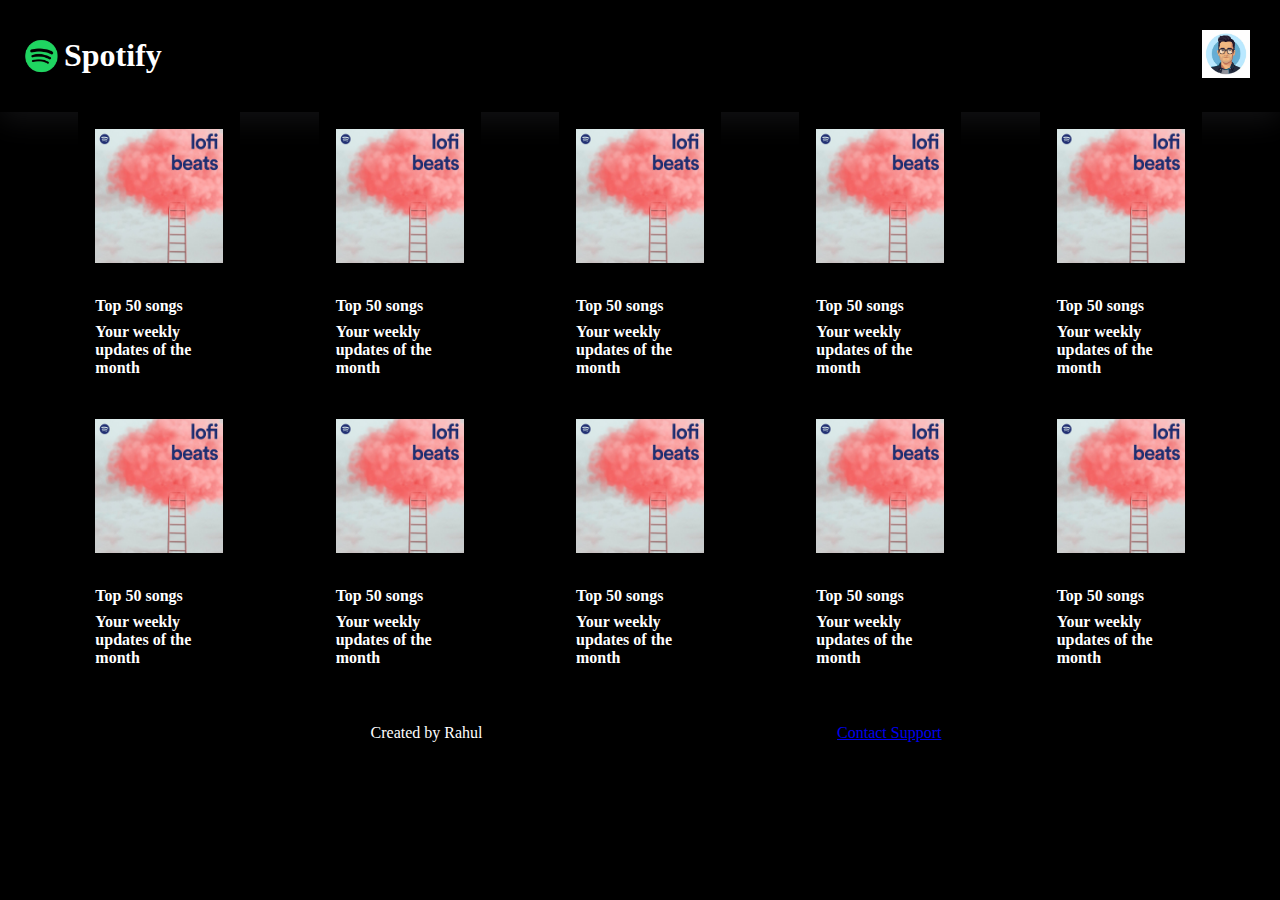
<file: task-2/index.html>
<!DOCTYPE html>
<html lang="en">
<head>
    <meta charset="UTF-8">
    <meta name="viewport" content="width=device-width, initial-scale=1.0">
    <title>Document</title>
    <link rel="stylesheet" href="index.css">
</head>
<body>
    <div class="page">
        <div class="navbar">
            <div class="navbar-left">
                <img src="assets/spotify-logo.webp" alt="spotify-logo" class="logo">
                <h1>Spotify</h1>
            </div>
            <div class="profile-pic">
                <img src="assets/profile-pic.webp" alt="profile-pic" class="avatar">
            </div>
        </div>

        <div class="content">
            <div class="row">
                <div class="playlist">
                    <div class="tumbnail">
                        <img src="assets/img7.jpg" alt="tumbnail-image" class="tumbnail-image">
                    </div>
                    <div class="test">
                        <span class="playlist-title">Top 50 songs</span>
                        <span class="playlist-details">Your weekly updates of the month</span>
                    </div>
                </div>
                <div class="playlist">
                    <div class="tumbnail">
                        <img src="assets/img7.jpg" alt="tumbnail-image" class="tumbnail-image">
                    </div>
                    <div class="test">
                        <span class="playlist-title">Top 50 songs</span>
                        <span class="playlist-details">Your weekly updates of the month</span>
                    </div>
                </div>
                <div class="playlist">
                    <div class="tumbnail">
                        <img src="assets/img7.jpg" alt="tumbnail-image" class="tumbnail-image">
                    </div>
                    <div class="test">
                        <span class="playlist-title">Top 50 songs</span>
                        <span class="playlist-details">Your weekly updates of the month</span>
                    </div>
                </div>
                <div class="playlist">
                    <div class="tumbnail">
                        <img src="assets/img7.jpg" alt="tumbnail-image" class="tumbnail-image">
                    </div>
                    <div class="test">
                        <span class="playlist-title">Top 50 songs</span>
                        <span class="playlist-details">Your weekly updates of the month</span>
                    </div>
                </div>
                
                <div class="playlist">
                    <div class="tumbnail">
                        <img src="assets/img7.jpg" alt="tumbnail-image" class="tumbnail-image">
                    </div>
                    <div class="test">
                        <span class="playlist-title">Top 50 songs</span>
                        <span class="playlist-details">Your weekly updates of the month</span>
                    </div>
                </div>
            </div>
        
            <div class="row">
                <div class="playlist">
                    <div class="tumbnail">
                        <img src="assets/img7.jpg" alt="tumbnail-image" class="tumbnail-image">
                    </div>
                    <div class="test">
                        <span class="playlist-title">Top 50 songs</span>
                        <span class="playlist-details">Your weekly updates of the month</span>
                    </div>
                </div>
                <div class="playlist">
                    <div class="tumbnail">
                        <img src="assets/img7.jpg" alt="tumbnail-image" class="tumbnail-image">
                    </div>
                    <div class="test">
                        <span class="playlist-title">Top 50 songs</span>
                        <span class="playlist-details">Your weekly updates of the month</span>
                    </div>
                </div>
                <div class="playlist">
                    <div class="tumbnail">
                        <img src="assets/img7.jpg" alt="tumbnail-image" class="tumbnail-image">
                    </div>
                    <div class="test">
                        <span class="playlist-title">Top 50 songs</span>
                        <span class="playlist-details">Your weekly updates of the month</span>
                    </div>
                </div>
                <div class="playlist">
                    <div class="tumbnail">
                        <img src="assets/img7.jpg" alt="tumbnail-image" class="tumbnail-image">
                    </div>
                    <div class="test">
                        <span class="playlist-title">Top 50 songs</span>
                        <span class="playlist-details">Your weekly updates of the month</span>
                    </div>
                </div>
                <div class="playlist">
                    <div class="tumbnail">
                        <img src="assets/img7.jpg" alt="tumbnail-image" class="tumbnail-image">
                    </div>
                    <div class="test">
                        <span class="playlist-title">Top 50 songs</span>
                        <span class="playlist-details">Your weekly updates of the month</span>
                    </div>
                </div>
            </div>
        </div>

        <div class="footer">
            <p>Created by Rahul</p>
            <a href="form.html">Contact Support</a>
        </div>
    </div>
</body>
</html>
</file>
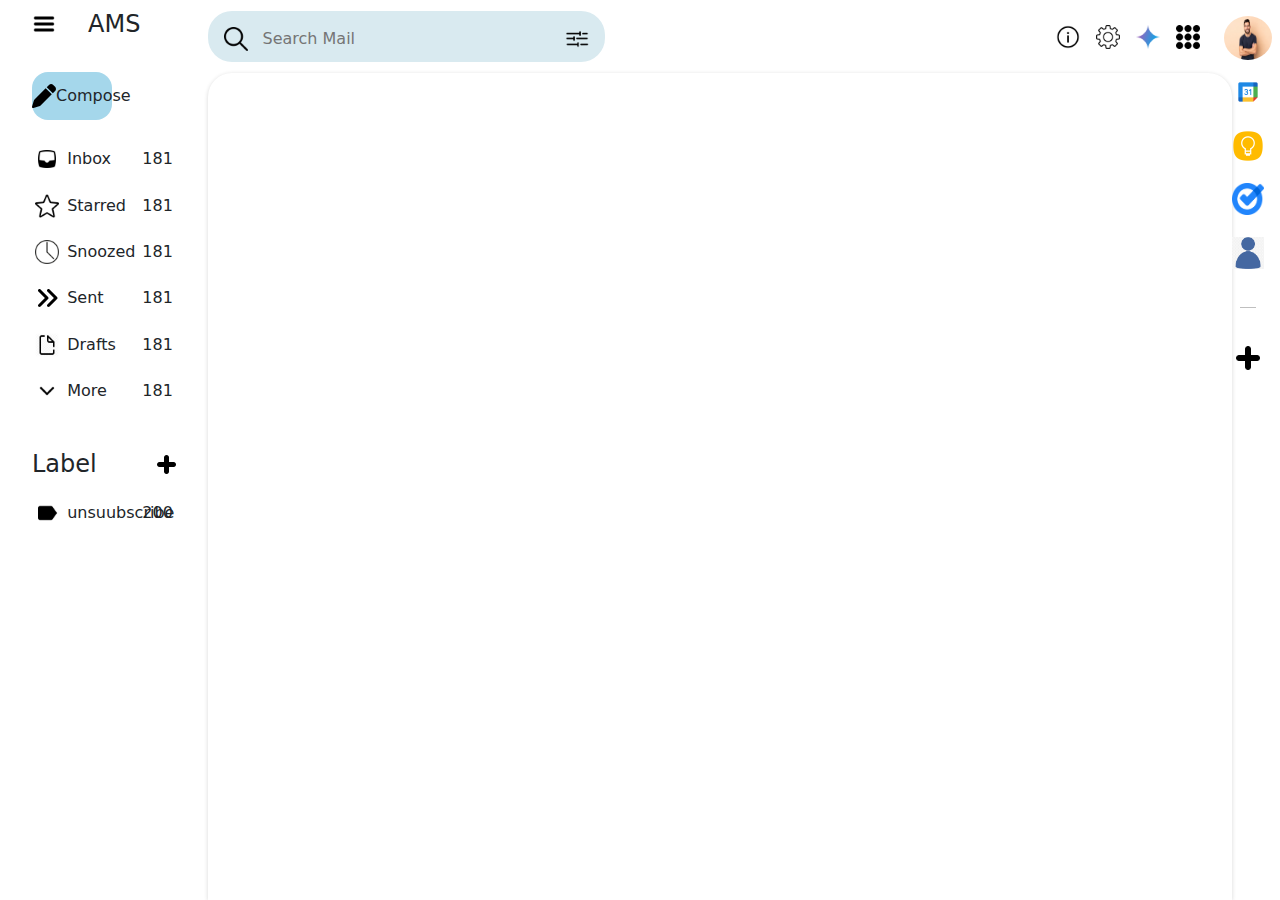
<file: task 4/home.html>
<!DOCTYPE html>
<html lang="en">
<head>
    <meta charset="UTF-8">
    <meta name="viewport" content="width=device-width, initial-scale=1.0">
    <title>Gmail</title>
    <link rel="stylesheet" href="home.css">
    <link rel="stylesheet" href="https://cdnjs.cloudflare.com/ajax/libs/font-awesome/6.0.0-beta3/css/all.min.css">
    <link href="https://cdn.jsdelivr.net/npm/bootstrap@5.3.3/dist/css/bootstrap.min.css" rel="stylesheet" integrity="sha384-QWTKZyjpPEjISv5WaRU9OFeRpok6YctnYmDr5pNlyT2bRjXh0JMhjY6hW+ALEwIH" crossorigin="anonymous">

</head>
<body>
    <div class="outlet">
        <div class="sidebar">
            <div class="logo-menu">
                <img class="icons" src="assets/burger-bar.png" alt="">
                <span style="font-size: 1.5rem;">   AMS</span>
            </div>

            <div class="compose-button">
                <img class="icons" src="assets/pen-solid.svg" alt="">
                <span>Compose</span>
            </div>

            <div class="options">
                <div class="option-bar">
                    <div class="option-left">
                        <img class="icons" src="assets/inbox.png" alt="">
                       <div class="option-middle">
                            <span>Inbox</span>
                       </div>
                    
                    </div>
                    <span>181</span>
                </div>

                <div class="option-bar">
                    <div class="option-left">
                        <img class="icons" src="assets/star.png" alt="">
                       <div class="option-middle">
                            <span>Starred</span>
                       </div>
                    
                    </div>
                    <span>181</span>
                </div>

                <div class="option-bar">
                    <div class="option-left">
                        <img class="icons" src="assets/3672695_clock_icon.png" alt="">
                        <div class="option-middle">
                            <span>Snoozed</span>
                        </div>
                        
                    </div>
                    <span>181</span>
                </div>

                <div class="option-bar">
                    <div class="option-left">
                        <img class="icons" src="assets/solid-right.svg" alt="">
                        <div class="option-middle">
                            <span>Sent</span>
                        </div>
                        
                    </div>
                    <span>181</span>
                </div>

                <div class="option-bar">
                    <div class="option-left">
                        <img class="icons" src="assets/draft.webp" alt="">
                        <div class="option-middle">
                            <span>Drafts</span>
                        </div>
                    </div>
                    <span>181</span>
                </div>


                <div class="option-bar">
                    <div class="option-left">
                        <img class="icons" src="assets/down.png" alt="">
                       <div class="option-middle">
                        <span>More</span>
                       </div>
                    </div>
                    <span>181</span>
                </div>


            </div>

            <div class="options">
                <div class="label-add">
                    <span style="font-size: 1.5rem;">Label</span>
                    <img style="height: 1.2rem; width: 1.2rem;" src="assets/add_6217245.png" alt="">
                </div>

                <div class="options">
                    <div class="label">
                        <div class="option-left">
                            <img class="icons" src="assets/352476_label_icon.png" alt="">
                           <div class="option-middle">
                                <span>unsuubscribe</span>
                           </div>
                        
                        </div>
                        <span>200</span>
                    </div>
                </div>


            </div>
        </div>
        <div class="content">
            <div class="searchbar-icons">
                <div class="textfield">
                    <img src="assets/loupe.png" class="icons" alt="">
                    <div class="textfield-input">
                        <input type="text" placeholder="Search Mail">
                    </div>
                    <img src="assets/setting.png" class="icons" alt="">
                </div>
                <div class="icons-group">
                    <img src="assets/info.png" alt="" class="icons">
                    <img src="assets/settings_3524636.png" alt="" class="icons">
                    <img src="assets/gemini.png" alt="" class="icons">
                    <img src="assets/keypad_722349.png" alt="" class="icons">
                </div>
            </div>

            <div class="body-content">
               
            </div>

        </div>
        <div class="lastbar">
            <div class="lastbar-icons">
                <div class="profile-logo">
                    <a href="p-form.html">
                        <img src="assets/man.jpg" class="profile-image" alt="">
                    </a>
                </div>

                <div class="google-icons">
                    <img src="assets/google_calendar.png" class="icons-google" alt="">
                    <img src="assets/google_keep.png" class="icons-google" alt="">
                    <img src="assets/google_task.png" class="icons-google" alt="">
                    <img src="assets/blue_person.png" class="icons-google" alt="">
                    
                    <hr style="color: black;width: 1rem;">
                    <div class="google-icons-bottom">
                        <img src="assets/add_6217245.png" class="icons">
                    </div>
                </div>
            </div>
        </div>
    </div>
    <script src="https://cdn.jsdelivr.net/npm/bootstrap@5.3.3/dist/js/bootstrap.bundle.min.js" integrity="sha384-YvpcrYf0tY3lHB60NNkmXc5s9fDVZLESaAA55NDzOxhy9GkcIdslK1eN7N6jIeHz" crossorigin="anonymous"></script>
</body>
</html>
</file>
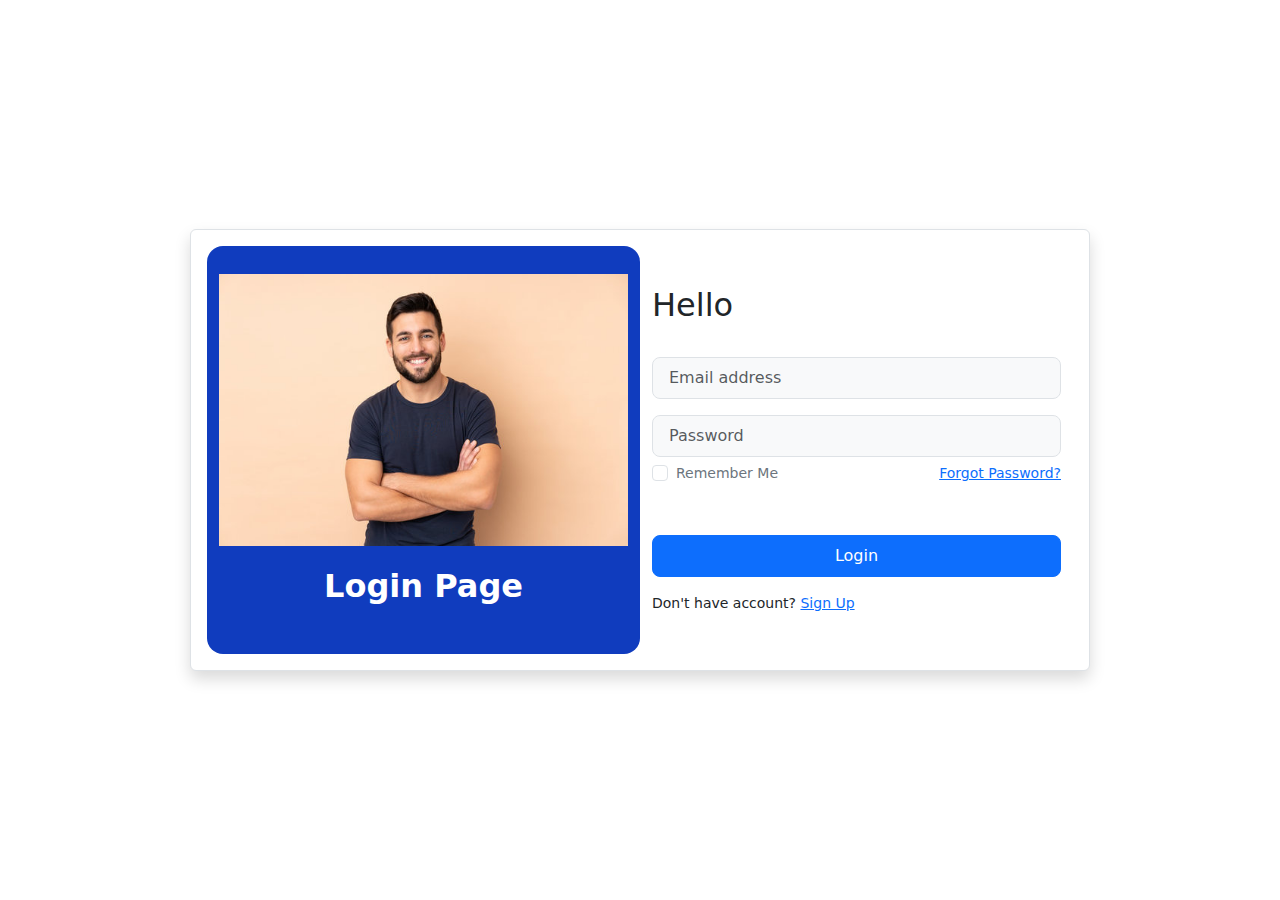
<file: task 4/login.html>
<!DOCTYPE html>
<html lang="en">
<head>
    <meta charset="UTF-8">
    <meta name="viewport" content="width=device-width, initial-scale=1.0">
    <link rel="stylesheet" href="./login.css">
    <title>Login Page</title>
    <link href="https://cdn.jsdelivr.net/npm/bootstrap@5.3.3/dist/css/bootstrap.min.css" rel="stylesheet" integrity="sha384-QWTKZyjpPEjISv5WaRU9OFeRpok6YctnYmDr5pNlyT2bRjXh0JMhjY6hW+ALEwIH" crossorigin="anonymous">
</head>
<body>
     <div class="container d-flex justify-content-center align-items-center min-vh-100">
       <div class="row border rounded-2 p-3 bg-white shadow box-area">
       <div class="col-md-6 rounded-4 d-flex justify-content-center align-items-center flex-column left-box" style="background: #103cbe;">
           <div class="featured-image mb-3">
            <img src="./assets/man.jpg" class="img-fluid" style="width: 700px;">
           </div>
           <p class="text-white fs-2" style="font-weight: 600;">Login Page</p>
       </div>         
       <div class="col-md-6 right-box">
          <div class="row align-items-center">
                <div class="header-text mb-4">
                     <h2>Hello</h2>
                </div>
                <div class="input-group mb-3">
                    <input type="text" class="form-control form-control-lg bg-light fs-6" placeholder="Email address">
                </div>
                <div class="input-group mb-1">
                    <input type="password" class="form-control form-control-lg bg-light fs-6" placeholder="Password">
                </div>
                <div class="input-group mb-5 d-flex justify-content-between">
                    <div class="form-check">
                        <input type="checkbox" class="form-check-input" id="formCheck">
                        <label for="formCheck" class="form-check-label text-secondary"><small>Remember Me</small></label>
                    </div>
                    <div class="forgot">
                        <small><a href="#">Forgot Password?</a></small>
                    </div>
                </div>
                <div class="input-group mb-3">
                    <button class="btn btn-lg btn-primary w-100 fs-6">
                        <a href="home.html">Login</a>
                    </button>
                </div>
                <div class="row">
                    <small>Don't have account? <a href="#">Sign Up</a></small>
                </div>
          </div>
       </div> 

      </div>
    </div>
    <script src="https://cdn.jsdelivr.net/npm/bootstrap@5.3.3/dist/js/bootstrap.bundle.min.js" integrity="sha384-YvpcrYf0tY3lHB60NNkmXc5s9fDVZLESaAA55NDzOxhy9GkcIdslK1eN7N6jIeHz" crossorigin="anonymous"></script>
</body>
</html>
</file>
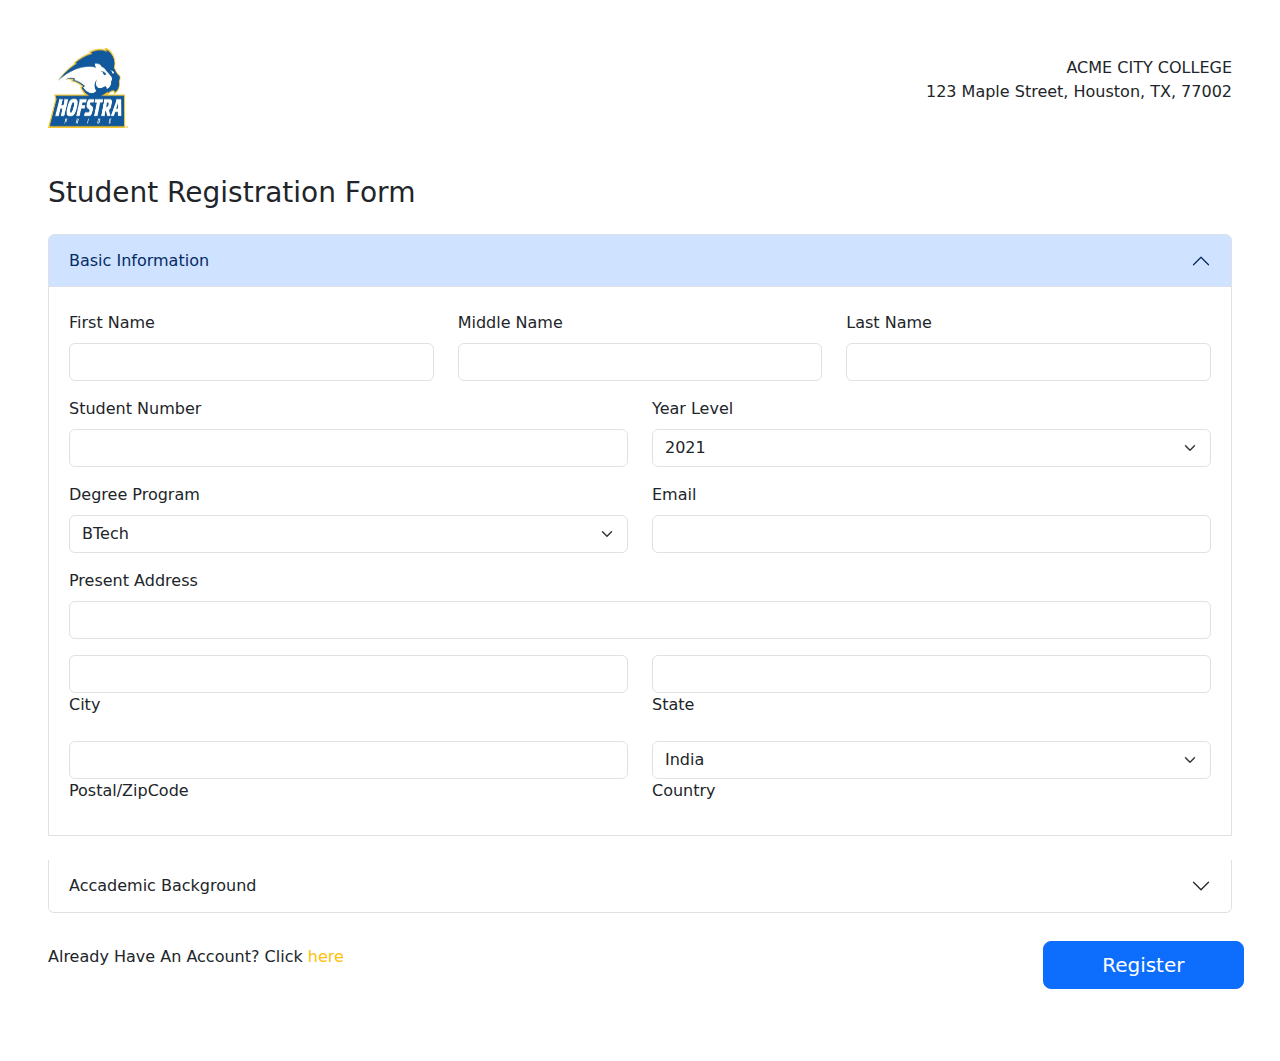
<file: task-2/task2.html>
<!doctype html>
<html lang="en">
  <head>
    <meta charset="utf-8">
    <meta name="viewport" content="width=device-width, initial-scale=1">
    <title>Student Registration Form</title>
    <link href="https://cdn.jsdelivr.net/npm/bootstrap@5.3.3/dist/css/bootstrap.min.css" rel="stylesheet" integrity="sha384-QWTKZyjpPEjISv5WaRU9OFeRpok6YctnYmDr5pNlyT2bRjXh0JMhjY6hW+ALEwIH" crossorigin="anonymous">
  </head>
  <body>
    <div class="container-fluid p-5">

      <div class="d-flex justify-content-between align-items-center">
        <div class="logo" style="height: 5rem; width: 5rem;">
          <img src="assets/hofstra-university-logo.webp" class="img-fluid h-100 w-100" alt="Logo">
        </div>
        <div class="address text-end">
          <p>
            ACME CITY COLLEGE<br>
            123 Maple Street, Houston, TX, 77002
          </p>
        </div>
      </div>

      <h3 class="mt-5 font-weight-bold">Student Registration Form</h3>

      <div class="accordion w-70 my-1" id="accordionExample">
        <div class="accordion-item my-4">
          <h2 class="accordion-header">
            <button class="accordion-button" type="button" data-bs-toggle="collapse" data-bs-target="#panelsStayOpen-collapseOne" aria-expanded="true" aria-controls="panelsStayOpen-collapseOne">
              Basic Information
            </button>
          </h2>
          <div id="panelsStayOpen-collapseOne" class="accordion-collapse collapse show" data-bs-parent="#accordionExample">
            <div class="accordion-body">
              <div class="row">
                <div class="col-4 my-2">
                  <label for="firstname" class="form-label">First Name</label>
                  <input type="text" id="firstname" class="form-control">
                </div>
                <div class="col-4 my-2">
                  <label for="middlename" class="form-label">Middle Name</label>
                  <input type="text" id="middlename" class="form-control">
                </div>
                <div class="col-4 my-2">
                  <label for="lastname" class="form-label">Last Name</label>
                  <input type="text" id="lastname" class="form-control">
                </div>

                <div class="col-6 my-2">
                  <label for="studentnumber" class="form-label">Student Number</label>
                  <input type="text" id="studentnumber" class="form-control">
                </div>
                <div class="col-6 my-2">
                 <label for="yearlevel" class="form-label">Year Level</label>
                 <select id="yearlevel" class="form-select">
                  <option value="2021">2021</option>
                  <option value="2022">2022</option>
                  <option value="2023">2023</option>
                 </select>
                </div>

                <div class="col-6 my-2">
                  <label for="degreeprogram" class="form-label">Degree Program</label>
                  <select id="degreeprogram" class="form-select">
                   <option value="">BTech</option>
                   <option value="">BCom</option>
                   <option value="">MBA</option>
                  </select>
                 </div>

                 <div class="col-6 my-2">
                  <label for="email" class="form-label">Email</label>
                  <input type="email" id="email" class="form-control">
                </div>

                <div class="col-12 my-2">
                  <label for="present_address" class="form-label">Present Address</label>
                  <input type="text" id="present_address" class="form-control">
                </div>

               <div class="col-6 my-2">
                <input type="text" id="city" class="form-control">
                <label for="city" class="form-label">City</label>
               </div>

               <div class="col-6 my-2">
                <input type="text" id="state" class="form-control">
                <label for="state" class="form-label">State</label>
               </div>

               <div class="col-6 my-2">
                <input type="text" id="zipcode" class="form-control">
                <label for="zipcode" class="form-label">Postal/ZipCode</label>
               </div>
               <div class="col-6 my-2">
                <select id="country" class="form-select">
                  <option value="">India</option>
                  <option value="">United States</option>
                  <option value="">United Kingdom</option>
                 </select>
                 <label for="country" class="form-label">Country</label>
               </div>
                
              </div>
            </div>
          </div>
        </div>

        <div class="accordion-item">
          <h2 class="accordion-header">
            <button class="accordion-button collapsed " type="button" data-bs-toggle="collapse" data-bs-target="#collapseTwo" aria-expanded="false" aria-controls="collapseTwo">
              Accademic Background
            </button>
          </h2>
          <div id="collapseTwo" class="accordion-collapse collapse" data-bs-parent="#accordionExample">
            <div class="accordion-body">
              <div class="d-flex flex-column justify-content-start gap-4">
                <div class="col-3 ">
                  <label for="school_name" class="form-label">High School Name</label>
                  <input type="text" id="school_name" class="form-control">
                </div>

                <div class="container m-0">
                  <h2 class="mb-4">Upload File</h2>
                    <div class="mb-3">
                      <label for="formFile" class="form-label">Choose a file</label>
                      <input class="form-control" type="file" id="formFile">
                    </div>
                </div>

                <div class="col-3 ">
                  <label for="other_activities" class="form-label">Other Extra Curricular Activities</label>
                  <input type="text" id="other_activities" class="form-control">
                </div>

                <label for="participation" class="form-label">Extra Curricular</label>
                <div class="row">
                  <div class="col-3">
                    <div class="form-check">
                      <input class="form-check-input" type="checkbox" value="" id="flexCheckDefault">
                      <label class="form-check-label" for="flexCheckDefault">
                        Student Council
                      </label>
                    </div>
                  </div>

                  <div class="col-3">
                    <div class="form-check">
                      <input class="form-check-input" type="checkbox" value="" id="flexCheckDefault">
                      <label class="form-check-label" for="flexCheckDefault">
                        Class Officer
                      </label>
                    </div>
                  </div>
                </div>
              
                <div class="row">
                  <div class="col-3">
                    <div class="form-check">
                      <input class="form-check-input" type="checkbox" value="" id="flexCheckDefault">
                      <label class="form-check-label" for="flexCheckDefault">
                        Club/Organization
                      </label>
                    </div>
                  </div>
                  <div class="col-3">
                    <div class="form-check">
                      <input class="form-check-input" type="checkbox" value="" id="flexCheckDefault">
                      <label class="form-check-label" for="flexCheckDefault">
                        Varsity Player
                      </label>
                    </div>
                  </div>
                </div>

              </div>
            </div>
          </div>
        </div>

      </div>

     <div class="row align-items-center">
      <div class="col-10">
        <p class="font-weight-bold">Already Have An Account? Click <span class="text-warning">here</span></p>
      </div>

      <button class="btn btn-primary btn-lg float-end mt-4 mb-4 col-2">Register</button>
     </div>

    </div>


    <script src="https://cdn.jsdelivr.net/npm/bootstrap@5.3.3/dist/js/bootstrap.bundle.min.js" integrity="sha384-YvpcrYf0tY3lHB60NNkmXc5s9fDVZLESaAA55NDzOxhy9GkcIdslK1eN7N6jIeHz" crossorigin="anonymous"></script>
  </body>
</html>
</file>
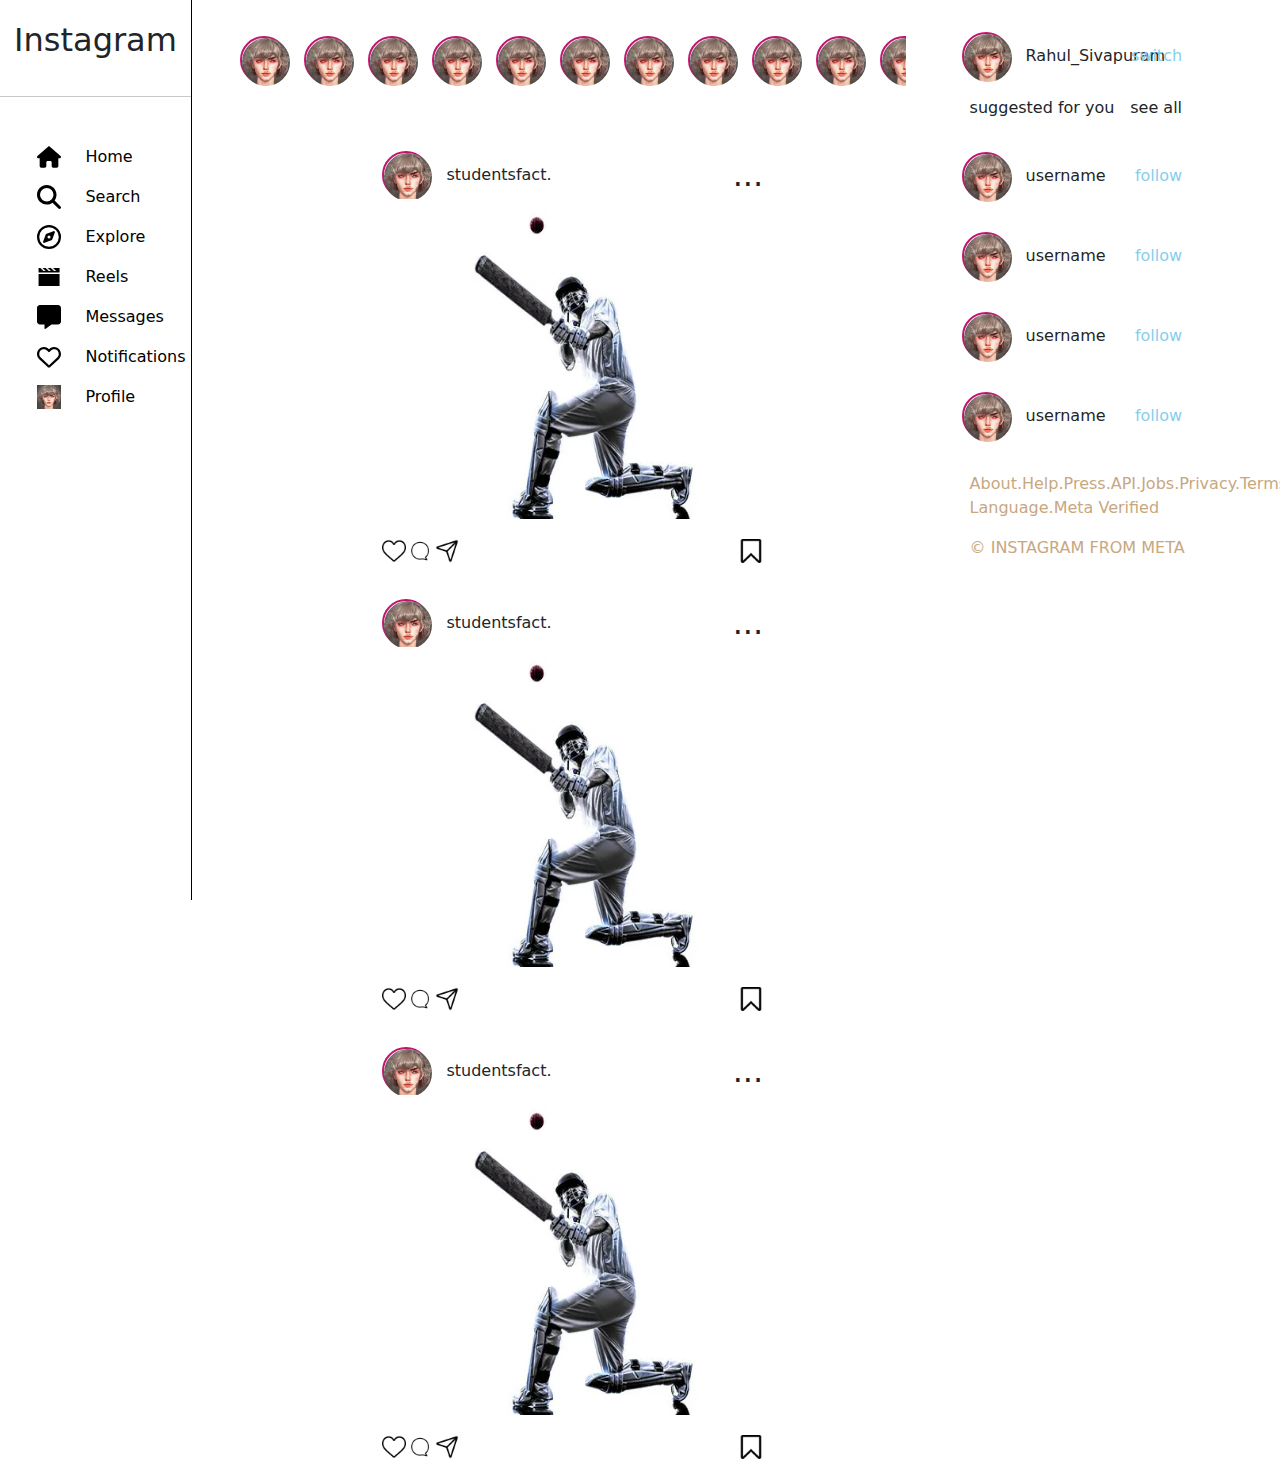
<file: task-3/insta.html>
<!doctype html>
<html lang="en">
  <head>
    <meta charset="utf-8">
    <meta name="viewport" content="width=device-width, initial-scale=1">
    <title>Instagram</title>
    <link rel="stylesheet" href="insta.css">
    <link href="https://cdn.jsdelivr.net/npm/bootstrap@5.3.3/dist/css/bootstrap.min.css" rel="stylesheet" integrity="sha384-QWTKZyjpPEjISv5WaRU9OFeRpok6YctnYmDr5pNlyT2bRjXh0JMhjY6hW+ALEwIH" crossorigin="anonymous">
    <link rel="stylesheet" href="https://cdnjs.cloudflare.com/ajax/libs/font-awesome/6.1.1/css/all.min.css" />
</head>
  <body>
    
    <div class="page">
        <div class="sidebar">
            <div class="logo">
                <span style="color: rgba(1, 2, blue, alpha);">Instagram</span>
            </div>
            <hr>
            <div class="options">
                <ul>
                    <li>
                        <img src="assets/house-solid.svg" alt="" class="option-item-logo">
                        <!-- <i class="fa fa-house"></i> -->
                        <a href="">Home</a>
                    </li>
                    <li>
                        <img src="assets/magnifying-glass-solid.svg" class="option-item-logo"> 
                        <!-- <i class="fa-solid fa-magnifying-glass"></i> -->
                        <a href="">Search</a>
                    </li>
                    <li>
                        <img src="assets/compass-regular.svg" alt="" class="option-item-logo">
                        <!-- <i class="fa-regular fa-compass"></i> -->
                        <a href="">Explore</a>
                    </li>
                    <li>
                        <img src="assets/clapperboard.png" alt="" class="option-item-logo">
                        <a href="">Reels</a>
                    </li>
                    <li>
                        <img src="assets/message-solid.svg" alt="" class="option-item-logo">
                        <!-- <i class="fa-solid fa-message"></i> -->
                        <a href="">Messages</a>
                    </li>
                    <li>
                        <img src="assets/heart-regular.svg" alt="" class="option-item-logo">
                        <!-- <i class="fa-regular fa-heart"></i> -->
                        <a href="">Notifications</a>
                    </li>
                    <li>
                        <img src="assets/man.webp" alt="" class="option-item-logo">
                        <a href="">Profile</a>
                    </li>
                </ul>
            </div>
        </div>
        <div class="content">
            <div class="navbar-body">
                <div class="navbar">
                    <div class="stories-row">
                        <div class="story">
                            <img class="story-image" src="assets/man.webp" alt="">
                        </div>
                        <div class="story">
                            <img class="story-image" src="assets/man.webp" alt="">
                        </div>
                        <div class="story">
                            <img class="story-image" src="assets/man.webp" alt="">
                        </div>
                        <div class="story">
                            <img class="story-image" src="assets/man.webp" alt="">
                        </div>
                        <div class="story">
                            <img class="story-image" src="assets/man.webp" alt="">
                        </div>
                        <div class="story">
                            <img class="story-image" src="assets/man.webp" alt="">
                        </div>
                        <div class="story">
                            <img class="story-image" src="assets/man.webp" alt="">
                        </div>
                        <div class="story">
                            <img class="story-image" src="assets/man.webp" alt="">
                        </div>
                        <div class="story">
                            <img class="story-image" src="assets/man.webp" alt="">
                        </div>
                        <div class="story">
                            <img class="story-image" src="assets/man.webp" alt="">
                        </div>
                        <div class="story">
                            <img class="story-image" src="assets/man.webp" alt="">
                        </div>
                        <div class="story">
                            <img class="story-image" src="assets/man.webp" alt="">
                        </div>
                        <div class="story">
                            <img class="story-image" src="assets/man.webp" alt="">
                        </div>
                        <div class="story">
                            <img class="story-image" src="assets/man.webp" alt="">
                        </div>
                        <div class="story">
                            <img class="story-image" src="assets/man.webp" alt="">
                        </div>
                        <div class="story">
                            <img class="story-image" src="assets/man.webp" alt="">
                        </div>
                        <div class="story">
                            <img class="story-image" src="assets/man.webp" alt="">
                        </div>
                        <div class="story">
                            <img class="story-image" src="assets/man.webp" alt="">
                        </div>
                    </div>
                </div>
                <div class="posts-tab">
                    <div class="post">
                        <div class="post-header">
                            <div class="profile-name">
                              <div class="story">
                                <img class="story-image" src="assets/man.webp">
                              </div>
                                <span>studentsfact.</span>
                            </div>
                            <span class="more">...</span>
                        </div>
                        <div class="post-body">
                            <img class="post-image" src="assets/cricket.webp">
                        </div>
                        <div class="post-footer">
                            <div class="left">
                                <img src="assets/heart.png" class="footer-post-icons">
                                <img src="assets/chat.png" class="footer-post-icons">
                                <img src="assets/send.png" class="footer-post-icons">
                            </div>
                            <img src="assets/bookmark-white.png" class="footer-post-icons">

                        </div>
                    </div>
                    <div class="post">
                        <div class="post-header">
                            <div class="profile-name">
                              <div class="story">
                                <img class="story-image" src="assets/man.webp">
                              </div>
                                <span>studentsfact.</span>
                            </div>
                            <span class="more">...</span>
                        </div>
                        <div class="post-body">
                            <img class="post-image" src="assets/cricket.webp">
                        </div>
                        <div class="post-footer">
                            <div class="left">
                                <img src="assets/heart.png" class="footer-post-icons">
                                <img src="assets/chat.png" class="footer-post-icons">
                                <img src="assets/send.png" class="footer-post-icons">
                            </div>
                            <img src="assets/bookmark-white.png" class="footer-post-icons">

                        </div>
                    </div>
                    <div class="post">
                        <div class="post-header">
                            <div class="profile-name">
                              <div class="story">
                                <img class="story-image" src="assets/man.webp">
                              </div>
                                <span>studentsfact.</span>
                            </div>
                            <span class="more">...</span>
                        </div>
                        <div class="post-body">
                            <img class="post-image" src="assets/cricket.webp">
                        </div>
                        <div class="post-footer">
                            <div class="left">
                                <img src="assets/heart.png" class="footer-post-icons">
                                <img src="assets/chat.png" class="footer-post-icons">
                                <img src="assets/send.png" class="footer-post-icons">
                            </div>
                            <img src="assets/bookmark-white.png" class="footer-post-icons">

                        </div>
                    </div>
                </div>
            </div>
            <div class="suggestions">
                <div class="profile-description-field">
                    <div class="profile-description-field-left">
                        <div class="story">
                            <img src="assets/man.webp" class="story-image">
                        </div>
                        <span>Rahul_Sivapuram</span>
                    </div>
                    <span class="switch">switch</span>
                </div>
              
               <div class="profile-suggestions">
                <div class="suggest-options">
                    <p>suggested for you</p>
                    <span>see all</span>
               </div>
                <div class="profile-description-field">
                    <div class="profile-description-field-left">
                        <div class="story">
                            <img src="assets/man.webp" class="story-image">
                        </div>
                        <span>username</span>
                    </div>
                    <span class="switch">follow</span>
                </div>
                <div class="profile-description-field">
                    <div class="profile-description-field-left">
                        <div class="story">
                            <img src="assets/man.webp" class="story-image">
                        </div>
                        <span>username</span>
                    </div>
                    <span class="switch">follow</span>
                </div>
                <div class="profile-description-field">
                    <div class="profile-description-field-left">
                        <div class="story">
                            <img src="assets/man.webp" class="story-image">
                        </div>
                        <span>username</span>
                    </div>
                    <span class="switch">follow</span>
                </div>
                <div class="profile-description-field">
                    <div class="profile-description-field-left">
                        <div class="story">
                            <img src="assets/man.webp" class="story-image">
                        </div>
                        <span>username</span>
                    </div>
                    <span class="switch">follow</span>
                </div>
               </div>

               <div class="copyright">
                <p>About.Help.Press.API.Jobs.Privacy.Terms.Location.
                    Language.Meta Verified</p>
                <span>&copy; INSTAGRAM FROM META</span>
               </div>
            </div>
        </div>
    </div>




    <script src="https://cdn.jsdelivr.net/npm/bootstrap@5.3.3/dist/js/bootstrap.bundle.min.js" integrity="sha384-YvpcrYf0tY3lHB60NNkmXc5s9fDVZLESaAA55NDzOxhy9GkcIdslK1eN7N6jIeHz" crossorigin="anonymous"></script>
  </body>
</html>
</file>
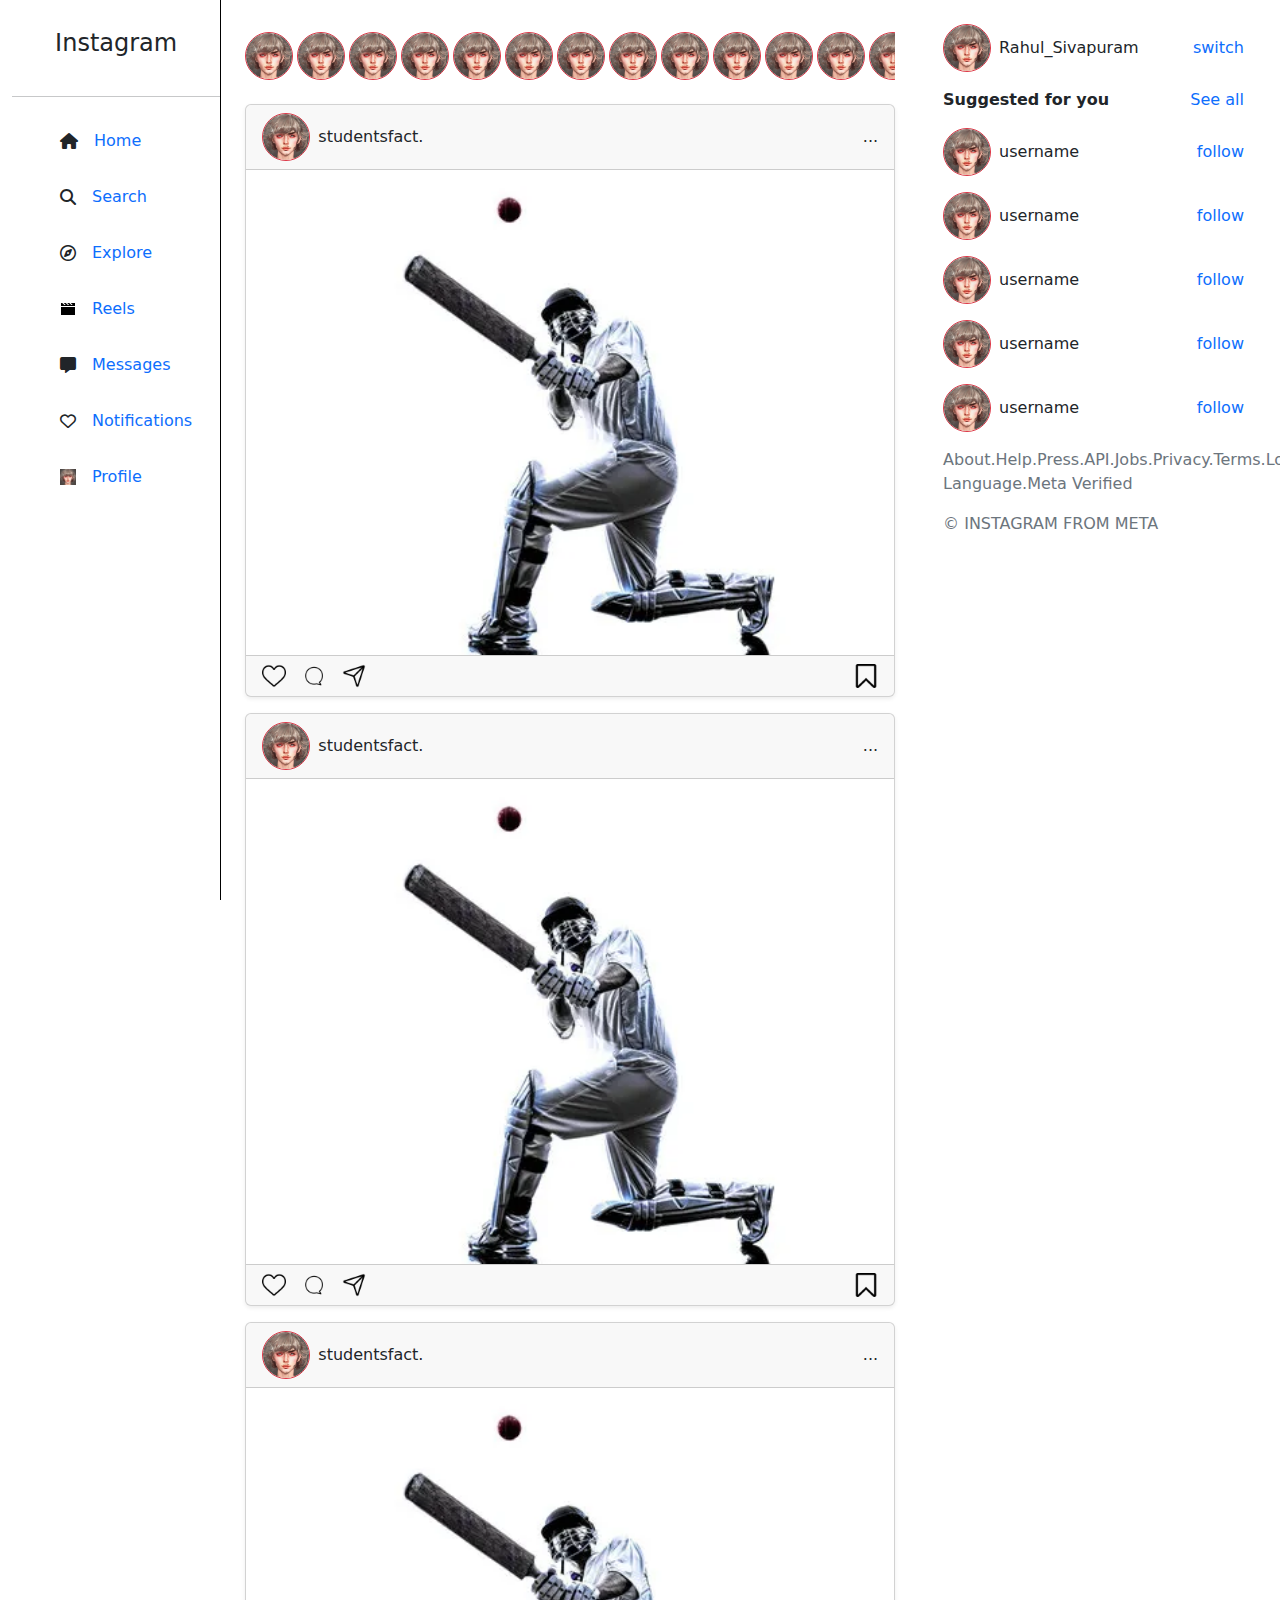
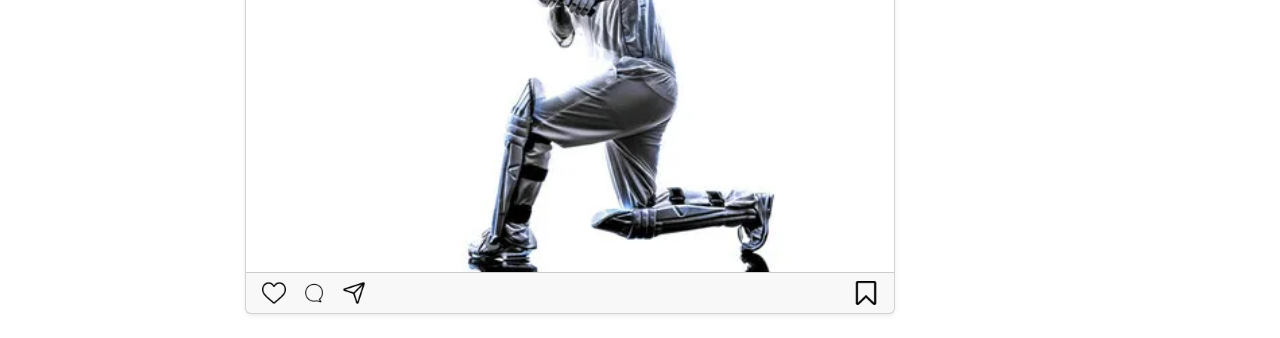
<file: task-3/instagram-bootstrap.html>
<!DOCTYPE html>
<html lang="en">
<head>
    <meta charset="UTF-8">
    <meta name="viewport" content="width=device-width, initial-scale=1.0">
    <title>Instagram</title>
    <link rel="stylesheet" href="https://cdnjs.cloudflare.com/ajax/libs/font-awesome/6.1.1/css/all.min.css" />
    <link rel="stylesheet" href="instagram-bootstrap.css">
    <link href="https://cdn.jsdelivr.net/npm/bootstrap@5.3.3/dist/css/bootstrap.min.css" rel="stylesheet" integrity="sha384-QWTKZyjpPEjISv5WaRU9OFeRpok6YctnYmDr5pNlyT2bRjXh0JMhjY6hW+ALEwIH" crossorigin="anonymous">

</head>
<body>
    <div class="container-fluid page">
        <div class="col-md-3 col-lg-2 sidebar vh-100" style="border-right: 1px solid black;">
            <div class="logo text-center py-3">
                <span class="h4">Instagram</span>
            </div>
            <hr>
            <div class="options">
                <ul class="nav flex-column text-center px-5">
                    <li class="nav-item py-2 d-flex align-items-center">
                        <i class="fa fa-house"></i>
                        <a class="nav-link" href="#">Home</a></li>
                    <li class="nav-item py-2 d-flex align-items-center">
                        <i class="fa-solid fa-magnifying-glass"></i>
                        <a class="nav-link" href="#">Search</a></li>
                    <li class="nav-item py-2 d-flex align-items-center">
                        <i class="fa-regular fa-compass"></i>
                        <a class="nav-link" href="#">Explore</a></li>
                    <li class="nav-item py-2 d-flex align-items-center">
                        <img src="assets/clapperboard.png" alt="" class="option-item-logo">
                        <a class="nav-link" href="#">Reels</a></li>
                    <li class="nav-item py-2 d-flex align-items-center">
                        <i class="fa-solid fa-message"></i>
                        <a class="nav-link" href="#">Messages</a>
                    </li>
                    <li class="nav-item py-2 d-flex align-items-center">
                        <i class="fa-regular fa-heart"></i> 
                        <a class="nav-link" href="#">Notifications</a>
                    </li>
                    <li class="nav-item py-2 d-flex align-items-center">
                        <img src="assets/man.webp" alt="" class="option-item-logo">
                        <a class="nav-link" href="#">Profile</a>
                    </li>
                </ul>
            </div>
        </div>

        <div class="col-md-9 col-lg-10 content d-flex">
            <div class="navbar-body col-lg-8 p-4 ">
                <div class="navbar mb-3">
                    <div class="d-flex gap-1 overflow-auto">
                        <div class="story flex-shrink-0">
                            <img class="story-image img-fluid rounded-circle border border-danger" src="assets/man.webp" alt="">
                        </div>
                        <div class="story flex-shrink-0">
                            <img class="story-image img-fluid rounded-circle border border-danger" src="assets/man.webp" alt="">
                        </div>
                        <div class="story flex-shrink-0">
                            <img class="story-image img-fluid rounded-circle border border-danger" src="assets/man.webp" alt="">
                        </div>
                        <div class="story flex-shrink-0">
                            <img class="story-image img-fluid rounded-circle border border-danger" src="assets/man.webp" alt="">
                        </div>
                        <div class="story flex-shrink-0">
                            <img class="story-image img-fluid rounded-circle border border-danger" src="assets/man.webp" alt="">
                        </div>
                        <div class="story flex-shrink-0">
                            <img class="story-image img-fluid rounded-circle border border-danger" src="assets/man.webp" alt="">
                        </div>
                        <div class="story flex-shrink-0">
                            <img class="story-image img-fluid rounded-circle border border-danger" src="assets/man.webp" alt="">
                        </div>
                        <div class="story flex-shrink-0">
                            <img class="story-image img-fluid rounded-circle border border-danger" src="assets/man.webp" alt="">
                        </div>
                        <div class="story flex-shrink-0">
                            <img class="story-image img-fluid rounded-circle border border-danger" src="assets/man.webp" alt="">
                        </div>
                        <div class="story flex-shrink-0">
                            <img class="story-image img-fluid rounded-circle border border-danger" src="assets/man.webp" alt="">
                        </div>
                        <div class="story flex-shrink-0">
                            <img class="story-image img-fluid rounded-circle border border-danger" src="assets/man.webp" alt="">
                        </div>
                        <div class="story flex-shrink-0">
                            <img class="story-image img-fluid rounded-circle border border-danger" src="assets/man.webp" alt="">
                        </div>
                        <div class="story flex-shrink-0">
                            <img class="story-image img-fluid rounded-circle border border-danger" src="assets/man.webp" alt="">
                        </div>
                        <div class="story flex-shrink-0">
                            <img class="story-image img-fluid rounded-circle border border-danger" src="assets/man.webp" alt="">
                        </div>
                        <div class="story flex-shrink-0">
                            <img class="story-image img-fluid rounded-circle border border-danger" src="assets/man.webp" alt="">
                        </div>
                        <div class="story flex-shrink-0">
                            <img class="story-image img-fluid rounded-circle border border-danger" src="assets/man.webp" alt="">
                        </div>
                        <div class="story flex-shrink-0">
                            <img class="story-image img-fluid rounded-circle border border-danger" src="assets/man.webp" alt="">
                        </div>
                    </div>
                </div>

                <div class="posts-tab d-flex flex-column gap-3 align-items-center">
                    <div class="post card shadow-sm w-100">
                        <div class="card-header d-flex justify-content-between align-items-center">
                            <div class="profile-name d-flex align-items-center gap-2">
                                <div class="story">
                                    <img class="story-image img-fluid rounded-circle border border-danger" src="assets/man.webp">
                                </div>
                                <span>studentsfact.</span>
                            </div>
                            <span class="more">...</span>
                        </div>
                        <div class="card-body p-0">
                            <img class="post-image img-fluid w-100" src="assets/cricket.webp">
                        </div>
                        <div class="card-footer d-flex justify-content-between align-items-center">
                            <div class="left d-flex gap-3">
                                <img src="assets/heart.png" class="footer-post-icons">
                                <img src="assets/chat.png" class="footer-post-icons">
                                <img src="assets/send.png" class="footer-post-icons">
                            </div>
                            <img src="assets/bookmark-white.png" class="footer-post-icons">
                        </div>
                    </div>
                    <div class="post card shadow-sm w-100">
                        <div class="card-header d-flex justify-content-between align-items-center">
                            <div class="profile-name d-flex align-items-center gap-2">
                                <div class="story">
                                    <img class="story-image img-fluid rounded-circle border border-danger" src="assets/man.webp">
                                </div>
                                <span>studentsfact.</span>
                            </div>
                            <span class="more">...</span>
                        </div>
                        <div class="card-body p-0">
                            <img class="post-image img-fluid w-100" src="assets/cricket.webp">
                        </div>
                        <div class="card-footer d-flex justify-content-between align-items-center">
                            <div class="left d-flex gap-3">
                                <img src="assets/heart.png" class="footer-post-icons">
                                <img src="assets/chat.png" class="footer-post-icons">
                                <img src="assets/send.png" class="footer-post-icons">
                            </div>
                            <img src="assets/bookmark-white.png" class="footer-post-icons">
                        </div>
                    </div>
                    <div class="post card shadow-sm w-100">
                        <div class="card-header d-flex justify-content-between align-items-center">
                            <div class="profile-name d-flex align-items-center gap-2">
                                <div class="story">
                                    <img class="story-image img-fluid rounded-circle border border-danger" src="assets/man.webp">
                                </div>
                                <span>studentsfact.</span>
                            </div>
                            <span class="more">...</span>
                        </div>
                        <div class="card-body p-0">
                            <img class="post-image img-fluid w-100" src="assets/cricket.webp">
                        </div>
                        <div class="card-footer d-flex justify-content-between align-items-center">
                            <div class="left d-flex gap-3">
                                <img src="assets/heart.png" class="footer-post-icons">
                                <img src="assets/chat.png" class="footer-post-icons">
                                <img src="assets/send.png" class="footer-post-icons">
                            </div>
                            <img src="assets/bookmark-white.png" class="footer-post-icons">
                        </div>
                    </div>
                </div>
            </div>

            <div class="suggestions col-lg-4 p-4">
                <div class="profile-description-field d-flex justify-content-between align-items-center mb-3">
                    <div class="profile-description-field-left d-flex align-items-center gap-2">
                        <div class="story">
                            <img src="assets/man.webp" class="story-image img-fluid rounded-circle border border-danger">
                        </div>
                        <span>Rahul_Sivapuram</span>
                    </div>
                    <span class="switch text-primary">switch</span>
                </div>
                <div class="suggest-options d-flex justify-content-between mb-3">
                    <p class="m-0">Suggested for you</p>
                    <span class="text-primary">See all</span>
                </div>
                <!-- Repeat the profile-description-field divs as needed -->
                <div class="profile-description-field d-flex justify-content-between align-items-center mb-3">
                    <div class="profile-description-field-left d-flex align-items-center gap-2">
                        <div class="story">
                            <img src="assets/man.webp" class="story-image img-fluid rounded-circle border border-danger">
                        </div>
                        <span>username</span>
                    </div>
                    <span class="switch text-primary">follow</span>
                </div>

                <div class="profile-description-field d-flex justify-content-between align-items-center mb-3">
                    <div class="profile-description-field-left d-flex align-items-center gap-2">
                        <div class="story">
                            <img src="assets/man.webp" class="story-image img-fluid rounded-circle border border-danger">
                        </div>
                        <span>username</span>
                    </div>
                    <span class="switch text-primary">follow</span>
                </div>

                <div class="profile-description-field d-flex justify-content-between align-items-center mb-3">
                    <div class="profile-description-field-left d-flex align-items-center gap-2">
                        <div class="story">
                            <img src="assets/man.webp" class="story-image img-fluid rounded-circle border border-danger">
                        </div>
                        <span>username</span>
                    </div>
                    <span class="switch text-primary">follow</span>
                </div>

                <div class="profile-description-field d-flex justify-content-between align-items-center mb-3">
                    <div class="profile-description-field-left d-flex align-items-center gap-2">
                        <div class="story">
                            <img src="assets/man.webp" class="story-image img-fluid rounded-circle border border-danger">
                        </div>
                        <span>username</span>
                    </div>
                    <span class="switch text-primary">follow</span>
                </div>

                <div class="profile-description-field d-flex justify-content-between align-items-center mb-3">
                    <div class="profile-description-field-left d-flex align-items-center gap-2">
                        <div class="story">
                            <img src="assets/man.webp" class="story-image img-fluid rounded-circle border border-danger">
                        </div>
                        <span>username</span>
                    </div>
                    <span class="switch text-primary">follow</span>
                </div>
                <!-- Add more suggestions as needed -->
                <div class="copyright text-secondary">
                    <p>About.Help.Press.API.Jobs.Privacy.Terms.Location.
                        Language.Meta Verified</p>
                    <span>&copy; INSTAGRAM FROM META</span>
                   </div>
            </div>
        </div>
    </div>

    <script src="https://cdn.jsdelivr.net/npm/bootstrap@5.3.3/dist/js/bootstrap.bundle.min.js" integrity="sha384-YvpcrYf0tY3lHB60NNkmXc5s9fDVZLESaAA55NDzOxhy9GkcIdslK1eN7N6jIeHz" crossorigin="anonymous"></script>
</body>
</html>
</file>
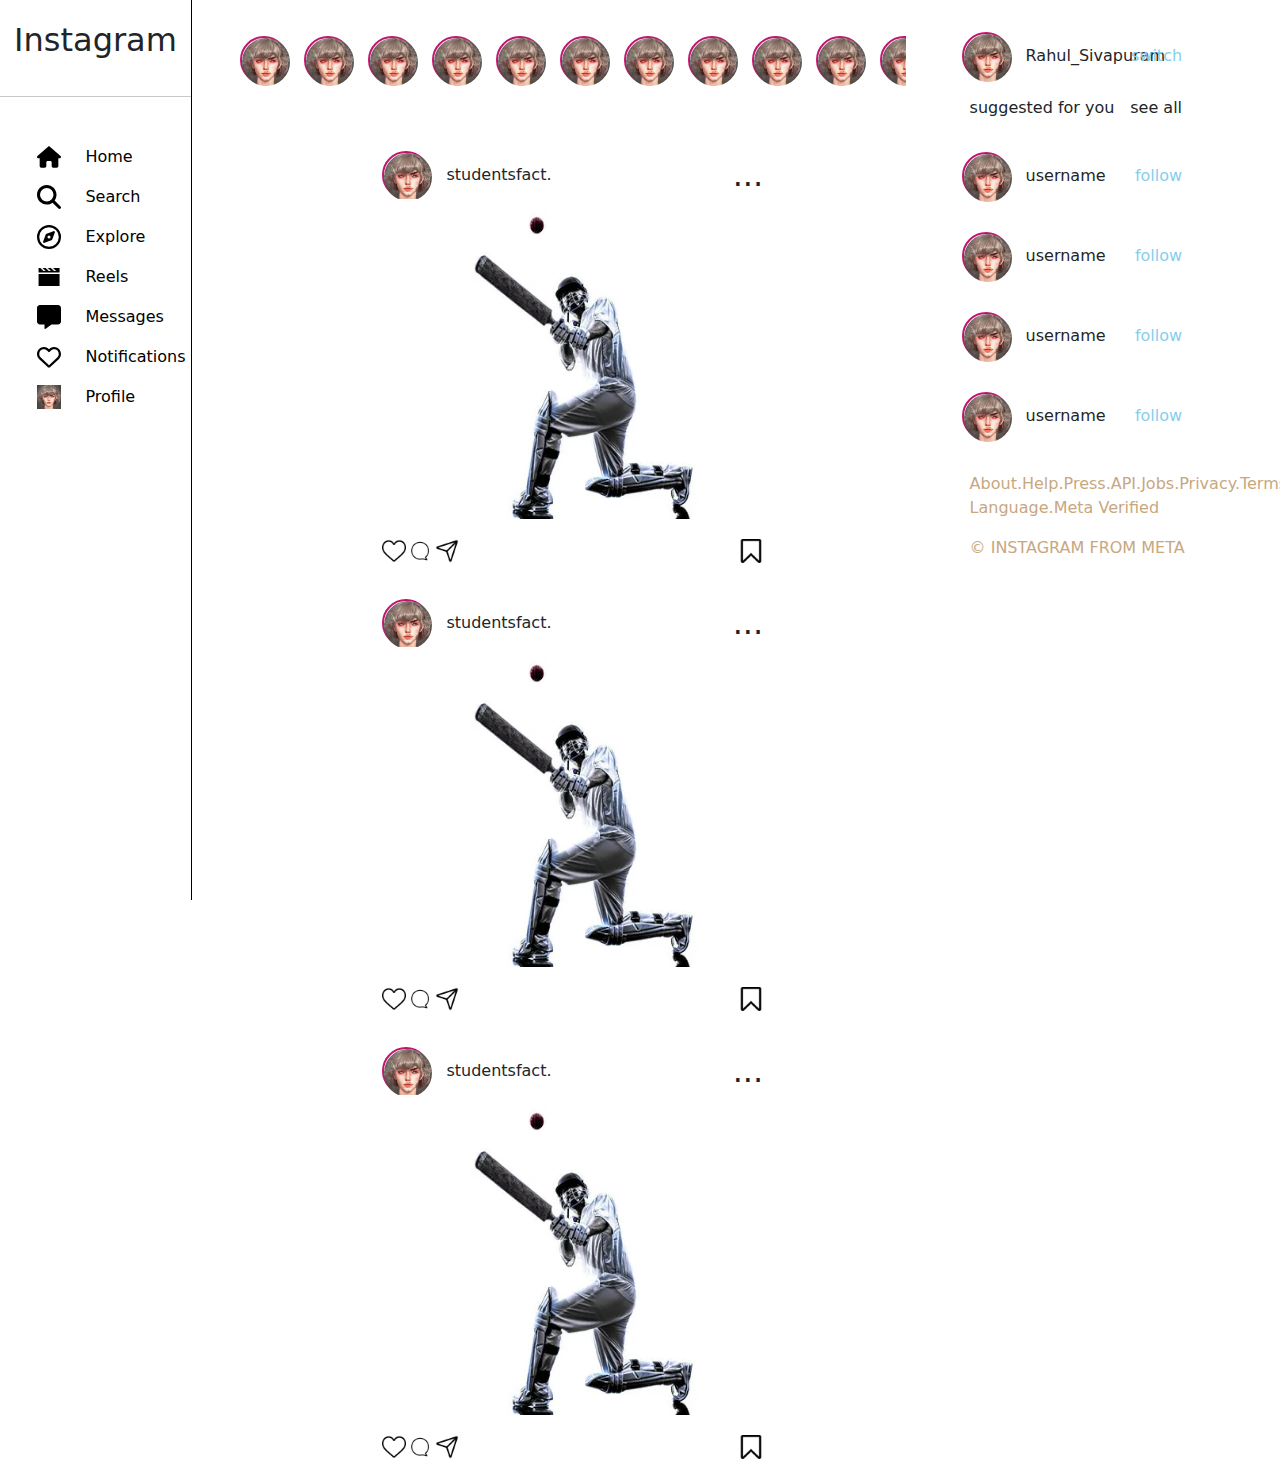
<file: task-3/instagram.html>
<!doctype html>
<html lang="en">
  <head>
    <meta charset="utf-8">
    <meta name="viewport" content="width=device-width, initial-scale=1">
    <title>Instagram</title>
    <link rel="stylesheet" href="instagram.css">
    <link href="https://cdn.jsdelivr.net/npm/bootstrap@5.3.3/dist/css/bootstrap.min.css" rel="stylesheet" integrity="sha384-QWTKZyjpPEjISv5WaRU9OFeRpok6YctnYmDr5pNlyT2bRjXh0JMhjY6hW+ALEwIH" crossorigin="anonymous">
    <link rel="stylesheet" href="https://cdnjs.cloudflare.com/ajax/libs/font-awesome/6.1.1/css/all.min.css" />
</head>
  <body>
    
    <div class="page">
        <div class="sidebar">
            <div class="logo">
                <span style="color: rgba(1, 2, blue, alpha);">Instagram</span>
            </div>
            <hr>
            <div class="options">
                <ul>
                    <li>
                        <img src="assets/house-solid.svg" alt="" class="option-item-logo">
                        <!-- <i class="fa fa-house"></i> -->
                        <a href="">Home</a>
                    </li>
                    <li>
                        <img src="assets/magnifying-glass-solid.svg" class="option-item-logo"> 
                        <!-- <i class="fa-solid fa-magnifying-glass"></i> -->
                        <a href="">Search</a>
                    </li>
                    <li>
                        <img src="assets/compass-regular.svg" alt="" class="option-item-logo">
                        <!-- <i class="fa-regular fa-compass"></i> -->
                        <a href="">Explore</a>
                    </li>
                    <li>
                        <img src="assets/clapperboard.png" alt="" class="option-item-logo">
                        <a href="">Reels</a>
                    </li>
                    <li>
                        <img src="assets/message-solid.svg" alt="" class="option-item-logo">
                        <!-- <i class="fa-solid fa-message"></i> -->
                        <a href="">Messages</a>
                    </li>
                    <li>
                        <img src="assets/heart-regular.svg" alt="" class="option-item-logo">
                        <!-- <i class="fa-regular fa-heart"></i> -->
                        <a href="">Notifications</a>
                    </li>
                    <li>
                        <img src="assets/man.webp" alt="" class="option-item-logo">
                        <a href="">Profile</a>
                    </li>
                </ul>
            </div>
        </div>
        <div class="content">
            <div class="navbar-body">
                <div class="navbar">
                    <div class="stories-row">
                        <div class="story">
                            <img class="story-image" src="assets/man.webp" alt="">
                        </div>
                        <div class="story">
                            <img class="story-image" src="assets/man.webp" alt="">
                        </div>
                        <div class="story">
                            <img class="story-image" src="assets/man.webp" alt="">
                        </div>
                        <div class="story">
                            <img class="story-image" src="assets/man.webp" alt="">
                        </div>
                        <div class="story">
                            <img class="story-image" src="assets/man.webp" alt="">
                        </div>
                        <div class="story">
                            <img class="story-image" src="assets/man.webp" alt="">
                        </div>
                        <div class="story">
                            <img class="story-image" src="assets/man.webp" alt="">
                        </div>
                        <div class="story">
                            <img class="story-image" src="assets/man.webp" alt="">
                        </div>
                        <div class="story">
                            <img class="story-image" src="assets/man.webp" alt="">
                        </div>
                        <div class="story">
                            <img class="story-image" src="assets/man.webp" alt="">
                        </div>
                        <div class="story">
                            <img class="story-image" src="assets/man.webp" alt="">
                        </div>
                        <div class="story">
                            <img class="story-image" src="assets/man.webp" alt="">
                        </div>
                        <div class="story">
                            <img class="story-image" src="assets/man.webp" alt="">
                        </div>
                        <div class="story">
                            <img class="story-image" src="assets/man.webp" alt="">
                        </div>
                        <div class="story">
                            <img class="story-image" src="assets/man.webp" alt="">
                        </div>
                        <div class="story">
                            <img class="story-image" src="assets/man.webp" alt="">
                        </div>
                        <div class="story">
                            <img class="story-image" src="assets/man.webp" alt="">
                        </div>
                        <div class="story">
                            <img class="story-image" src="assets/man.webp" alt="">
                        </div>
                    </div>
                </div>
                <div class="posts-tab">
                    <div class="post">
                        <div class="post-header">
                            <div class="profile-name">
                              <div class="story">
                                <img class="story-image" src="assets/man.webp">
                              </div>
                                <span>studentsfact.</span>
                            </div>
                            <span class="more">...</span>
                        </div>
                        <div class="post-body">
                            <img class="post-image" src="assets/cricket.webp">
                        </div>
                        <div class="post-footer">
                            <div class="left">
                                <img src="assets/heart.png" class="footer-post-icons">
                                <img src="assets/chat.png" class="footer-post-icons">
                                <img src="assets/send.png" class="footer-post-icons">
                            </div>
                            <img src="assets/bookmark-white.png" class="footer-post-icons">

                        </div>
                    </div>
                    <div class="post">
                        <div class="post-header">
                            <div class="profile-name">
                              <div class="story">
                                <img class="story-image" src="assets/man.webp">
                              </div>
                                <span>studentsfact.</span>
                            </div>
                            <span class="more">...</span>
                        </div>
                        <div class="post-body">
                            <img class="post-image" src="assets/cricket.webp">
                        </div>
                        <div class="post-footer">
                            <div class="left">
                                <img src="assets/heart.png" class="footer-post-icons">
                                <img src="assets/chat.png" class="footer-post-icons">
                                <img src="assets/send.png" class="footer-post-icons">
                            </div>
                            <img src="assets/bookmark-white.png" class="footer-post-icons">

                        </div>
                    </div>
                    <div class="post">
                        <div class="post-header">
                            <div class="profile-name">
                              <div class="story">
                                <img class="story-image" src="assets/man.webp">
                              </div>
                                <span>studentsfact.</span>
                            </div>
                            <span class="more">...</span>
                        </div>
                        <div class="post-body">
                            <img class="post-image" src="assets/cricket.webp">
                        </div>
                        <div class="post-footer">
                            <div class="left">
                                <img src="assets/heart.png" class="footer-post-icons">
                                <img src="assets/chat.png" class="footer-post-icons">
                                <img src="assets/send.png" class="footer-post-icons">
                            </div>
                            <img src="assets/bookmark-white.png" class="footer-post-icons">

                        </div>
                    </div>
                </div>
            </div>
            
            <div class="suggestions">
                <div class="profile-description-field">
                    <div class="profile-description-field-left">
                        <div class="story">
                            <img src="assets/man.webp" class="story-image">
                        </div>
                        <span>Rahul_Sivapuram</span>
                    </div>
                    <span class="switch">switch</span>
                </div>
              
               <div class="profile-suggestions">
                <div class="suggest-options">
                    <p>suggested for you</p>
                    <span>see all</span>
               </div>
                <div class="profile-description-field">
                    <div class="profile-description-field-left">
                        <div class="story">
                            <img src="assets/man.webp" class="story-image">
                        </div>
                        <span>username</span>
                    </div>
                    <span class="switch">follow</span>
                </div>
                <div class="profile-description-field">
                    <div class="profile-description-field-left">
                        <div class="story">
                            <img src="assets/man.webp" class="story-image">
                        </div>
                        <span>username</span>
                    </div>
                    <span class="switch">follow</span>
                </div>
                <div class="profile-description-field">
                    <div class="profile-description-field-left">
                        <div class="story">
                            <img src="assets/man.webp" class="story-image">
                        </div>
                        <span>username</span>
                    </div>
                    <span class="switch">follow</span>
                </div>
                <div class="profile-description-field">
                    <div class="profile-description-field-left">
                        <div class="story">
                            <img src="assets/man.webp" class="story-image">
                        </div>
                        <span>username</span>
                    </div>
                    <span class="switch">follow</span>
                </div>
               </div>

               <div class="copyright">
                <p>About.Help.Press.API.Jobs.Privacy.Terms.Location.
                    Language.Meta Verified</p>
                <span>&copy; INSTAGRAM FROM META</span>
               </div>
            </div>
        </div>
    </div>




    <script src="https://cdn.jsdelivr.net/npm/bootstrap@5.3.3/dist/js/bootstrap.bundle.min.js" integrity="sha384-YvpcrYf0tY3lHB60NNkmXc5s9fDVZLESaAA55NDzOxhy9GkcIdslK1eN7N6jIeHz" crossorigin="anonymous"></script>
  </body>
</html>
</file>
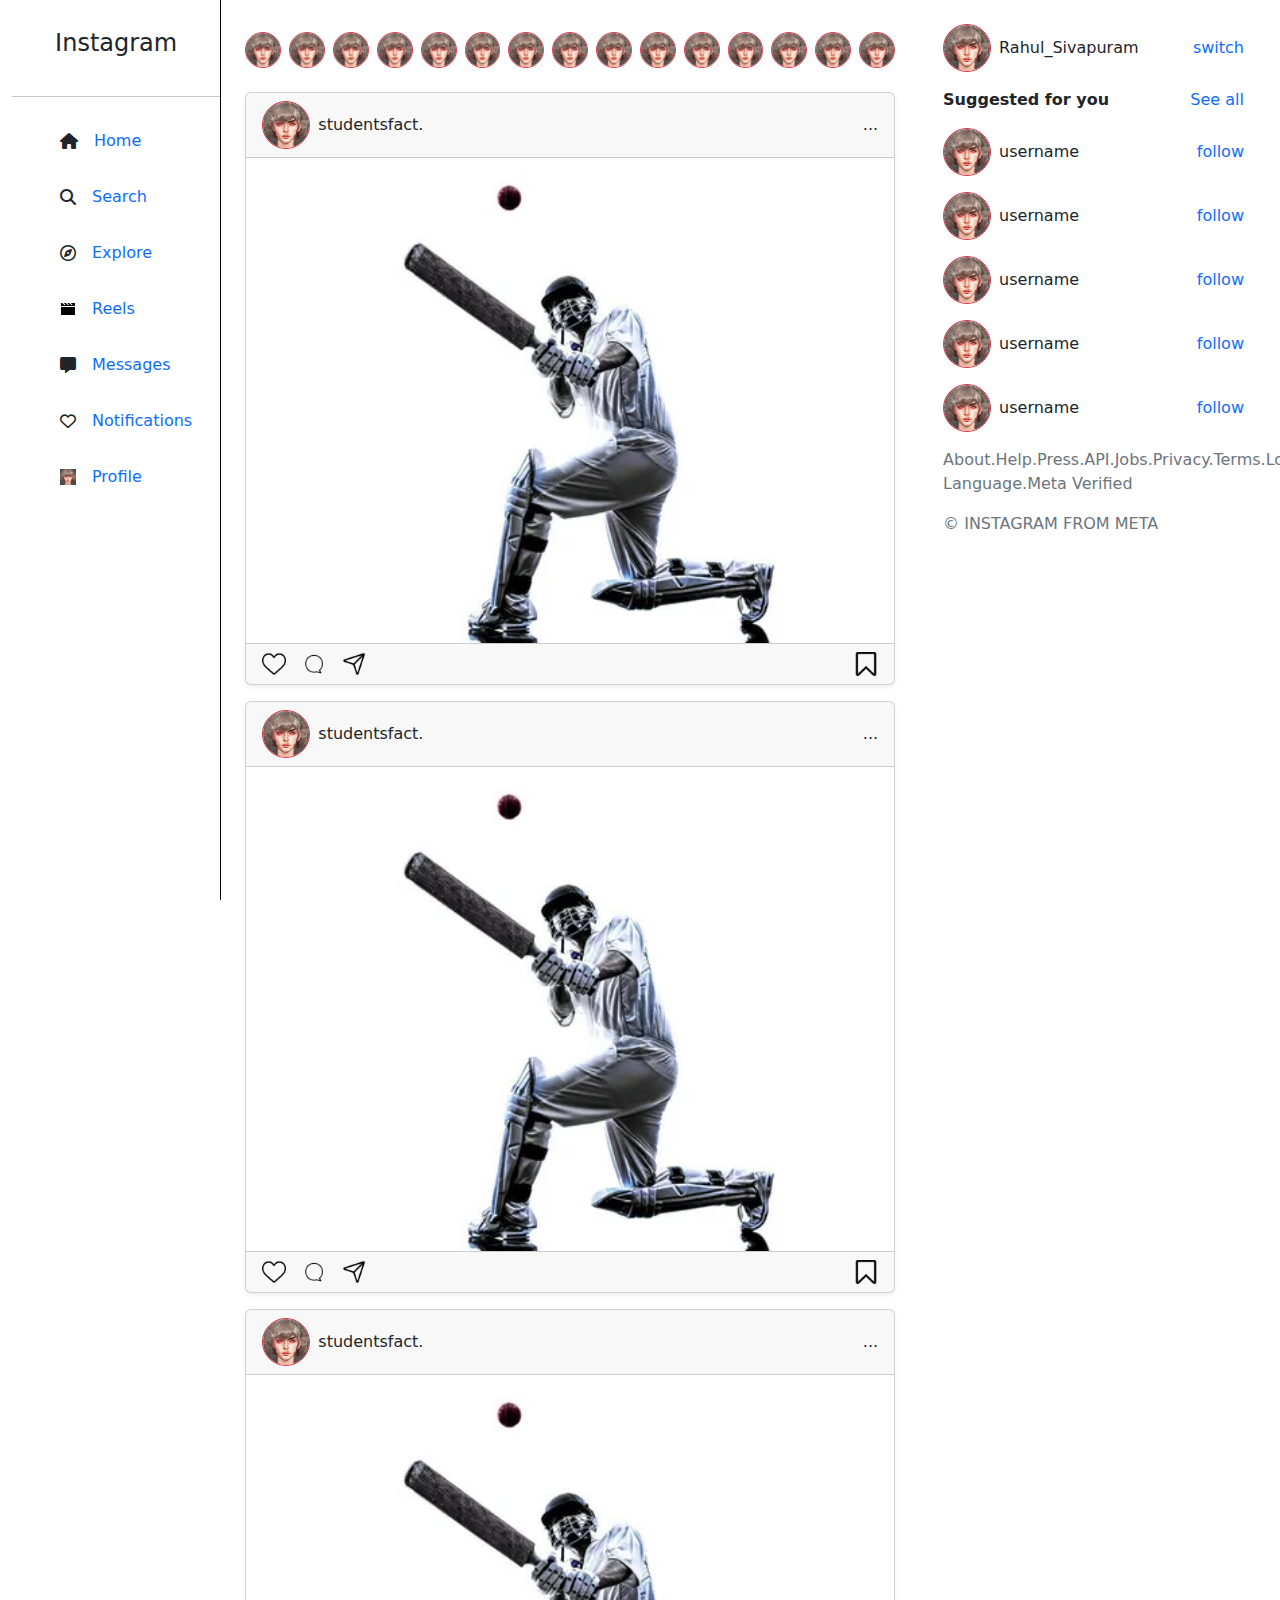
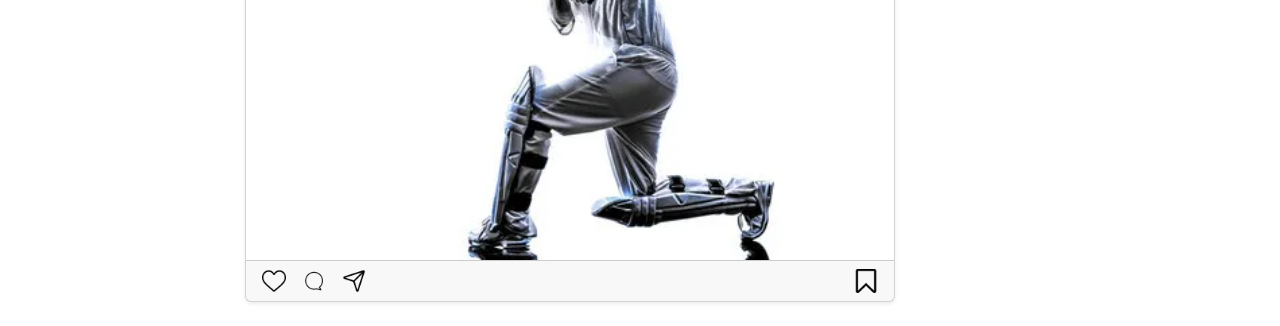
<file: task-3/sample.html>
<!DOCTYPE html>
<html lang="en">
<head>
    <meta charset="UTF-8">
    <meta name="viewport" content="width=device-width, initial-scale=1.0">
    <title>Instagram</title>
    <link rel="stylesheet" href="https://cdnjs.cloudflare.com/ajax/libs/font-awesome/6.1.1/css/all.min.css" />
    <link rel="stylesheet" href="sample.css">
    <link href="https://cdn.jsdelivr.net/npm/bootstrap@5.3.3/dist/css/bootstrap.min.css" rel="stylesheet" integrity="sha384-QWTKZyjpPEjISv5WaRU9OFeRpok6YctnYmDr5pNlyT2bRjXh0JMhjY6hW+ALEwIH" crossorigin="anonymous">

</head>
<body>
    <div class="container-fluid page">
        <div class="col-md-3 col-lg-2 sidebar vh-100" style="border-right: 1px solid black;">
            <div class="logo text-center py-3">
                <span class="h4">Instagram</span>
            </div>
            <hr>
            <div class="options">
                <ul class="nav flex-column text-center px-5">
                    <li class="nav-item py-2 d-flex align-items-center">
                        <i class="fa fa-house"></i>
                        <a class="nav-link" href="#">Home</a></li>
                    <li class="nav-item py-2 d-flex align-items-center">
                        <i class="fa-solid fa-magnifying-glass"></i>
                        <a class="nav-link" href="#">Search</a></li>
                    <li class="nav-item py-2 d-flex align-items-center">
                        <i class="fa-regular fa-compass"></i>
                        <a class="nav-link" href="#">Explore</a></li>
                    <li class="nav-item py-2 d-flex align-items-center">
                        <img src="assets/clapperboard.png" alt="" class="option-item-logo">
                        <a class="nav-link" href="#">Reels</a></li>
                    <li class="nav-item py-2 d-flex align-items-center">
                        <i class="fa-solid fa-message"></i>
                        <a class="nav-link" href="#">Messages</a>
                    </li>
                    <li class="nav-item py-2 d-flex align-items-center">
                        <i class="fa-regular fa-heart"></i> 
                        <a class="nav-link" href="#">Notifications</a>
                    </li>
                    <li class="nav-item py-2 d-flex align-items-center">
                        <img src="assets/man.webp" alt="" class="option-item-logo">
                        <a class="nav-link" href="#">Profile</a>
                    </li>
                </ul>
            </div>
        </div>

        <div class="col-md-9 col-lg-10 content d-flex">
            <div class="navbar-body col-lg-8 p-4">
                <div class="navbar mb-3">
                    <div class="stories-row d-flex gap-2 overflow-auto">
                        <div class="story">
                            <img class="story-image img-fluid rounded-circle border border-danger" src="assets/man.webp" alt="">
                        </div>
                        <div class="story">
                            <img class="story-image img-fluid rounded-circle border border-danger" src="assets/man.webp" alt="">
                        </div>
                        <div class="story">
                            <img class="story-image img-fluid rounded-circle border border-danger" src="assets/man.webp" alt="">
                        </div>
                        <div class="story">
                            <img class="story-image img-fluid rounded-circle border border-danger" src="assets/man.webp" alt="">
                        </div>
                        <div class="story">
                            <img class="story-image img-fluid rounded-circle border border-danger" src="assets/man.webp" alt="">
                        </div>
                        <div class="story">
                            <img class="story-image img-fluid rounded-circle border border-danger" src="assets/man.webp" alt="">
                        </div>
                        <div class="story">
                            <img class="story-image img-fluid rounded-circle border border-danger" src="assets/man.webp" alt="">
                        </div>
                        <div class="story">
                            <img class="story-image img-fluid rounded-circle border border-danger" src="assets/man.webp" alt="">
                        </div>
                        <div class="story">
                            <img class="story-image img-fluid rounded-circle border border-danger" src="assets/man.webp" alt="">
                        </div>
                        <div class="story">
                            <img class="story-image img-fluid rounded-circle border border-danger" src="assets/man.webp" alt="">
                        </div>
                        <div class="story">
                            <img class="story-image img-fluid rounded-circle border border-danger" src="assets/man.webp" alt="">
                        </div>
                        <div class="story">
                            <img class="story-image img-fluid rounded-circle border border-danger" src="assets/man.webp" alt="">
                        </div>
                        <div class="story">
                            <img class="story-image img-fluid rounded-circle border border-danger" src="assets/man.webp" alt="">
                        </div>
                        <div class="story">
                            <img class="story-image img-fluid rounded-circle border border-danger" src="assets/man.webp" alt="">
                        </div>
                        <div class="story">
                            <img class="story-image img-fluid rounded-circle border border-danger" src="assets/man.webp" alt="">
                        </div>
                    </div>
                </div>

                <div class="posts-tab d-flex flex-column gap-3 align-items-center">
                    <div class="post card shadow-sm w-100">
                        <div class="card-header d-flex justify-content-between align-items-center">
                            <div class="profile-name d-flex align-items-center gap-2">
                                <div class="story">
                                    <img class="story-image img-fluid rounded-circle border border-danger" src="assets/man.webp">
                                </div>
                                <span>studentsfact.</span>
                            </div>
                            <span class="more">...</span>
                        </div>
                        <div class="card-body p-0">
                            <img class="post-image img-fluid w-100" src="assets/cricket.webp">
                        </div>
                        <div class="card-footer d-flex justify-content-between align-items-center">
                            <div class="left d-flex gap-3">
                                <img src="assets/heart.png" class="footer-post-icons">
                                <img src="assets/chat.png" class="footer-post-icons">
                                <img src="assets/send.png" class="footer-post-icons">
                            </div>
                            <img src="assets/bookmark-white.png" class="footer-post-icons">
                        </div>
                    </div>
                    <div class="post card shadow-sm w-100">
                        <div class="card-header d-flex justify-content-between align-items-center">
                            <div class="profile-name d-flex align-items-center gap-2">
                                <div class="story">
                                    <img class="story-image img-fluid rounded-circle border border-danger" src="assets/man.webp">
                                </div>
                                <span>studentsfact.</span>
                            </div>
                            <span class="more">...</span>
                        </div>
                        <div class="card-body p-0">
                            <img class="post-image img-fluid w-100" src="assets/cricket.webp">
                        </div>
                        <div class="card-footer d-flex justify-content-between align-items-center">
                            <div class="left d-flex gap-3">
                                <img src="assets/heart.png" class="footer-post-icons">
                                <img src="assets/chat.png" class="footer-post-icons">
                                <img src="assets/send.png" class="footer-post-icons">
                            </div>
                            <img src="assets/bookmark-white.png" class="footer-post-icons">
                        </div>
                    </div>
                    <div class="post card shadow-sm w-100">
                        <div class="card-header d-flex justify-content-between align-items-center">
                            <div class="profile-name d-flex align-items-center gap-2">
                                <div class="story">
                                    <img class="story-image img-fluid rounded-circle border border-danger" src="assets/man.webp">
                                </div>
                                <span>studentsfact.</span>
                            </div>
                            <span class="more">...</span>
                        </div>
                        <div class="card-body p-0">
                            <img class="post-image img-fluid w-100" src="assets/cricket.webp">
                        </div>
                        <div class="card-footer d-flex justify-content-between align-items-center">
                            <div class="left d-flex gap-3">
                                <img src="assets/heart.png" class="footer-post-icons">
                                <img src="assets/chat.png" class="footer-post-icons">
                                <img src="assets/send.png" class="footer-post-icons">
                            </div>
                            <img src="assets/bookmark-white.png" class="footer-post-icons">
                        </div>
                    </div>
                </div>
            </div>

            <div class="suggestions col-lg-4 p-4">
                <div class="profile-description-field d-flex justify-content-between align-items-center mb-3">
                    <div class="profile-description-field-left d-flex align-items-center gap-2">
                        <div class="story">
                            <img src="assets/man.webp" class="story-image img-fluid rounded-circle border border-danger">
                        </div>
                        <span>Rahul_Sivapuram</span>
                    </div>
                    <span class="switch text-primary">switch</span>
                </div>
                <div class="suggest-options d-flex justify-content-between mb-3">
                    <p class="m-0">Suggested for you</p>
                    <span class="text-primary">See all</span>
                </div>
                <!-- Repeat the profile-description-field divs as needed -->
                <div class="profile-description-field d-flex justify-content-between align-items-center mb-3">
                    <div class="profile-description-field-left d-flex align-items-center gap-2">
                        <div class="story">
                            <img src="assets/man.webp" class="story-image img-fluid rounded-circle border border-danger">
                        </div>
                        <span>username</span>
                    </div>
                    <span class="switch text-primary">follow</span>
                </div>

                <div class="profile-description-field d-flex justify-content-between align-items-center mb-3">
                    <div class="profile-description-field-left d-flex align-items-center gap-2">
                        <div class="story">
                            <img src="assets/man.webp" class="story-image img-fluid rounded-circle border border-danger">
                        </div>
                        <span>username</span>
                    </div>
                    <span class="switch text-primary">follow</span>
                </div>

                <div class="profile-description-field d-flex justify-content-between align-items-center mb-3">
                    <div class="profile-description-field-left d-flex align-items-center gap-2">
                        <div class="story">
                            <img src="assets/man.webp" class="story-image img-fluid rounded-circle border border-danger">
                        </div>
                        <span>username</span>
                    </div>
                    <span class="switch text-primary">follow</span>
                </div>

                <div class="profile-description-field d-flex justify-content-between align-items-center mb-3">
                    <div class="profile-description-field-left d-flex align-items-center gap-2">
                        <div class="story">
                            <img src="assets/man.webp" class="story-image img-fluid rounded-circle border border-danger">
                        </div>
                        <span>username</span>
                    </div>
                    <span class="switch text-primary">follow</span>
                </div>

                <div class="profile-description-field d-flex justify-content-between align-items-center mb-3">
                    <div class="profile-description-field-left d-flex align-items-center gap-2">
                        <div class="story">
                            <img src="assets/man.webp" class="story-image img-fluid rounded-circle border border-danger">
                        </div>
                        <span>username</span>
                    </div>
                    <span class="switch text-primary">follow</span>
                </div>
                <!-- Add more suggestions as needed -->
                <div class="copyright text-secondary">
                    <p>About.Help.Press.API.Jobs.Privacy.Terms.Location.
                        Language.Meta Verified</p>
                    <span>&copy; INSTAGRAM FROM META</span>
                   </div>
            </div>
        </div>
    </div>

    <script src="https://cdn.jsdelivr.net/npm/bootstrap@5.3.3/dist/js/bootstrap.bundle.min.js" integrity="sha384-YvpcrYf0tY3lHB60NNkmXc5s9fDVZLESaAA55NDzOxhy9GkcIdslK1eN7N6jIeHz" crossorigin="anonymous"></script>
</body>
</html>
</file>
<file: task-2/index.css>
body{
    background-color: black;
    margin: 0;
    width: 100%;
    overflow-x: hidden;
}

.navbar{
    display: flex;
    background-color: black;
    padding: 1rem;
    align-items: center;
    justify-content: space-between;
    box-shadow: rgba(100, 100, 111, 0.2) 0px 7px 29px 0px;
}

.navbar-left{
    width: 10%;
    align-items: center;
    display: flex;
    color: white;
    justify-content: space-between;
}

.profile-pic{
    width: 5%;
}

.footer{
    width: 100%;
    display: flex;
    align-items: center;
    justify-content: space-evenly;
    padding: 1rem;
    height: auto;
    cursor: pointer;
    color: white;
}

.row{
    display: flex;
    justify-content: space-evenly;
    width: 100%;
    margin-bottom: 1rem;
}

.playlist{
    width: 10%;
    height: 15rem;
    display: flex;
    flex-direction: column;
    justify-content: space-between;
    border: 1px solid black;
    padding: 1rem;
    background-color: black;
    color: white;
}

.tumbnail{
    width: 100%;
    height: 70%;
}

.tumbnail-image{
    width: 100%;
    height: 80%;
}

.playlist-title,.playlist-details{
    font-weight: bold;
}

.test{
    height: 30%;
    width: 100%;
    display: flex;
    flex-direction: column;
    gap: .5rem;
}

.logo,.avatar{
    height: 3rem;
    width: 3rem;
}
</file>
<file: task 4/home.css>
.outlet{
    display: flex;
    width: 100%;
    height: 100vh;
}
.sidebar{
    width: 15%;
    padding-left: 2rem;
    height: 100vh;
    display: flex;
    flex-direction: column;
    gap: 1.5rem;
}

.icons{
    height: 1.5rem;
    width: 1.5rem;
}

.logo-menu{
    display: flex;
    align-items: center;
    gap: 2rem;
    width: 60%;
    height: 3rem;
}

.compose-button{
    width: 50%;
    height: 3rem;
    display: flex;
    justify-content: space-evenly;
    align-items: center;
    background-color: rgb(165, 215, 235);
    border-radius: 1rem;
}

.options{
    display: flex;
    flex-direction: column;
    gap: 1rem;
}

.option-bar{
    padding: .2rem;
    display: flex;
    justify-content: space-between;
    width: 90%;
    border-top-right-radius: 1rem;
    border-bottom-right-radius: 1rem;
}

.option-bar:hover{
    background-color: rgb(166, 208, 221);
}

.option-left{
    display: flex;
    justify-content: space-between;
    gap: .5rem;
    width: 50%;
}

.option-middle{
    width: 80%;
    text-align: start;
}

.label-add{
    margin-top: 1rem;
    width: 90%;
    display: flex;
    justify-content: space-between;
    align-items: center;
}

.label{
    padding: .2rem;
    display: flex;
    justify-content: space-between;
    width: 90%;
}



/**/
.content{
    width: 80%;
    height: 100vh;
    display: flex;
    flex-direction: column;
}

.searchbar-icons{
    padding: 0 1rem;
    width: 100%;
    height: 5rem;
    display: flex;
    align-items: center;
    justify-content: space-between;
}

.textfield{
    width: 40%;
    height: 70%;
    display: flex;
    background-color: rgb(217, 234, 240);
    justify-content: space-between;
    border-radius: 1.5rem;
    padding: 1rem;
}

.icons-group{
    display: flex;
    justify-content: end;
    gap: 1rem;
    width: 20%;
    height: 70%;
    align-items: center;
}

.textfield-input{
    width: 80%;
    height: 100%;
    align-items: center;
}

input{
    border: none;
    width: 100%;
    height: 100%;
    outline: none;
    background-color: transparent;
}

.body-content{
    margin-left: 1rem;
    width: 100%;
    height: 100%;
    background-color: white;
    box-shadow: rgba(0, 0, 0, 0.16) 0px 1px 4px;
    border-top-left-radius: 1.5rem;
    border-top-right-radius: 1.5rem;
}


/**/
.lastbar{
    padding-top: 1rem;
    width: 5%;
    height: 100vh;
    display: flex;
    flex-direction: column;
    align-items: center;
}
.profile-logo{
    height: 3rem;
    width: 3rem;
    border-radius: 50%;
}

.profile-image{
    height: 100%;
    width: 100%;
    border-radius: 50%;
}

.lastbar-icons{
    display: flex;
    align-items: center;
    flex-direction: column;
    justify-content: space-between;
    height: 40%;
    gap: 1rem;
    width: 50%;
}

.google-icons{
    height: 90%;
    width: 100%;
    align-items: center;
    justify-content: space-between;
    display: flex;
    flex-direction: column;
    gap: 1rem;
}

.icons-google{
    height: 2rem;
    width: 2rem;
    cursor: pointer;
}
</file>
<file: task 4/login.css>
body{
    font-family: 'Lucida Sans', 'Lucida Sans Regular', 'Lucida Grande', 'Lucida Sans Unicode', Geneva, Verdana, sans-serif;
    background: #ececec;
}

.box-area{
    width: 900px;
}

.right-box{
    padding: 40px 30px 40px 40px;
}

::placeholder{
    font-size: 16px;
}

.rounded-4{
    border-radius: 20px;
}
.rounded-5{
    border-radius: 30px;
}

button a{
    color: white;
    text-decoration: none;
}

@media only screen and (max-width: 768px){

     .box-area{
        margin: 0 10px;

     }
     .left-box{
        height: 100px;
        overflow: hidden;
     }
     .right-box{
        padding: 20px;
     }

}
</file>
<file: task-3/insta.css>
body{
    margin: 0;
    padding: 0;
    width: 100%;
    height: 100vh;
}

.page{
    display: flex;
}

.sidebar{
    width: 15%;
    height: 100vh;
    padding: 1rem 0;
    border-right: 1px solid black;
    display: flex;
    flex-direction: column;
    gap: 2rem;
    align-items: center;
}

.logo{
    width: 100%;
    height: 2rem;
    text-align: center;
    align-items: center;
    font-size: 2rem;
}

ul{
    padding-left: 0;
    list-style: none;
    margin-left: 0;
}

li{
   list-style-type: none; 
   display: flex;
   cursor: pointer;
   gap: 1.5rem;
   height: 2rem;
   padding-left: 0;
   margin-bottom:.5rem;
}

li a{
    text-decoration: none;
    color: black;
}

hr{
    width: 100%;
    color: black;
}

.option-item-logo{
    height: 1.5rem;
    width: 1.5rem;
}


/*content*/
.content{
    width: 85%;
    height: 100vh;
    display: flex;
}

.navbar-body{
    width: 70%;
    height: 100vh;
}

.suggestions{
    width: 30%;
    height: 100vh;
    padding-top: 1rem;
    display: flex;
    flex-direction: column;
}

.navbar{
    width: 100%;
    height: 15%;
}

.stories-row{
    height: 4rem;
    margin: 0 3rem;
    display: flex;
    gap: 1rem;
    overflow-x: auto;
    overflow-y: hidden;
}

::-webkit-scrollbar{
    display: none;
}

.story{
    height: 3rem;
    width: 3rem;
    border-radius: 50%;
    border: 2px solid rgb(194, 21, 113);
}

.story-image{
    height: inherit;
    width: inherit;
    border-radius: 50%;
}


.posts-tab{
    padding-top: 1rem;
    width: 100%;
    height: 100vh;
    display: flex;
    flex-direction: column;
    gap: 1rem;
    align-items:center ;
}

.post{
    height: 27rem;
    width: 50%;
    display: flex;
    flex-direction: column;
}

.profile-name{
   width: 10%;
   display: flex;
   align-items: center;
   gap: 1rem;
}

.post-header{
    width: 100%;
    height: 3rem;
    display: flex;
    justify-content: space-between;
}

.more{
    font-size: 2rem;
}

.post-body{
    width: 100%;
    height: 20rem;
    background-color: black;
}

.post-footer{
    height: 4rem;
    width: 100%;
    display: flex;
    align-items: center;
    justify-content: space-between;
}
.post-image{
    height: inherit;
    width: inherit;
}

.left{
    width: 20%;
    justify-content: space-between;
    display: flex;

}
.footer-post-icons{
    height: 1.5rem;
    width: 1.5rem;
}

/**/
.profile-description-field{
    height: 5rem;
    padding-left: .5rem;
    width: 70%;
    display: flex;
    justify-content: space-between;
    align-items: center;
}

.profile-description-field-left{
    display: flex;
    gap: 1rem;
    width: 70%;
    align-items: center;
}

.switch{
    color: skyblue;
}

.suggest-options{
    width: 70%;
    padding-left: 1rem;
    display: flex;
    justify-content: space-between;
}

.profile-suggestions{
    display: flex;
    flex-direction: column;
}

.copyright{
    padding: 1rem;
    color: rgb(200, 167, 127);
    width: 80%;
}
</file>
<file: task-3/instagram.css>
body{
    margin: 0;
    padding: 0;
    width: 100%;
    height: 100vh;
}

.page{
    display: flex;
}

.sidebar{
    width: 15%;
    height: 100vh;
    padding: 1rem 0;
    border-right: 1px solid black;
    display: flex;
    flex-direction: column;
    gap: 2rem;
    align-items: center;
}

.logo{
    width: 100%;
    height: 2rem;
    text-align: center;
    align-items: center;
    font-size: 2rem;
}

ul{
    padding-left: 0;
    list-style: none;
    margin-left: 0;
}

li{
   list-style-type: none; 
   display: flex;
   cursor: pointer;
   gap: 1.5rem;
   height: 2rem;
   padding-left: 0;
   margin-bottom:.5rem;
}

li a{
    text-decoration: none;
    color: black;
}

hr{
    width: 100%;
    color: black;
}

.option-item-logo{
    height: 1.5rem;
    width: 1.5rem;
}


/*content*/
.content{
    width: 85%;
    height: 100vh;
    display: flex;
}

.navbar-body{
    width: 70%;
    height: 100vh;
}

.suggestions{
    width: 30%;
    height: 100vh;
    padding-top: 1rem;
    display: flex;
    flex-direction: column;
}

.navbar{
    width: 100%;
    height: 15%;
}

.stories-row{
    height: 4rem;
    margin: 0 3rem;
    display: flex;
    gap: 1rem;
    overflow-x: auto;
    overflow-y: hidden;
}

::-webkit-scrollbar{
    display: none;
}

.story{
    height: 3rem;
    width: 3rem;
    border-radius: 50%;
    border: 2px solid rgb(194, 21, 113);
}

.story-image{
    height: inherit;
    width: inherit;
    border-radius: 50%;
}


.posts-tab{
    padding-top: 1rem;
    width: 100%;
    height: 100vh;
    display: flex;
    flex-direction: column;
    gap: 1rem;
    align-items:center ;
}

.post{
    height: 27rem;
    width: 50%;
    display: flex;
    flex-direction: column;
}

.profile-name{
   width: 10%;
   display: flex;
   align-items: center;
   gap: 1rem;
}

.post-header{
    width: 100%;
    height: 3rem;
    display: flex;
    justify-content: space-between;
}

.more{
    font-size: 2rem;
}

.post-body{
    width: 100%;
    height: 20rem;
    background-color: black;
}

.post-footer{
    height: 4rem;
    width: 100%;
    display: flex;
    align-items: center;
    justify-content: space-between;
}
.post-image{
    height: inherit;
    width: inherit;
}

.left{
    width: 20%;
    justify-content: space-between;
    display: flex;

}
.footer-post-icons{
    height: 1.5rem;
    width: 1.5rem;
}

/**/
.profile-description-field{
    height: 5rem;
    padding-left: .5rem;
    width: 70%;
    display: flex;
    justify-content: space-between;
    align-items: center;
}

.profile-description-field-left{
    display: flex;
    gap: 1rem;
    width: 70%;
    align-items: center;
}

.switch{
    color: skyblue;
}

.suggest-options{
    width: 70%;
    padding-left: 1rem;
    display: flex;
    justify-content: space-between;
}

.profile-suggestions{
    display: flex;
    flex-direction: column;
}

.copyright{
    padding: 1rem;
    color: rgb(200, 167, 127);
    width: 80%;
}
</file>
<file: task-3/sample.css>
body {
    margin: 0;
    padding: 0;
}

.page {
    display: flex;
}

.logo {
    font-size: 2rem;
}

.story-image {
    height: 3rem;
    width: 3rem;
    border-radius: 50%;
}

.post-header .story-image {
    height: 2.5rem;
    width: 2.5rem;
}

.post-image {
    height: 20rem;
    object-fit: cover;
}

.footer-post-icons {
    height: 1.5rem;
    width: 1.5rem;
}

.suggest-options p {
    font-weight: bold;
}

.option-item-logo{
    height: 1rem;
    width: 1rem;
}
</file>
